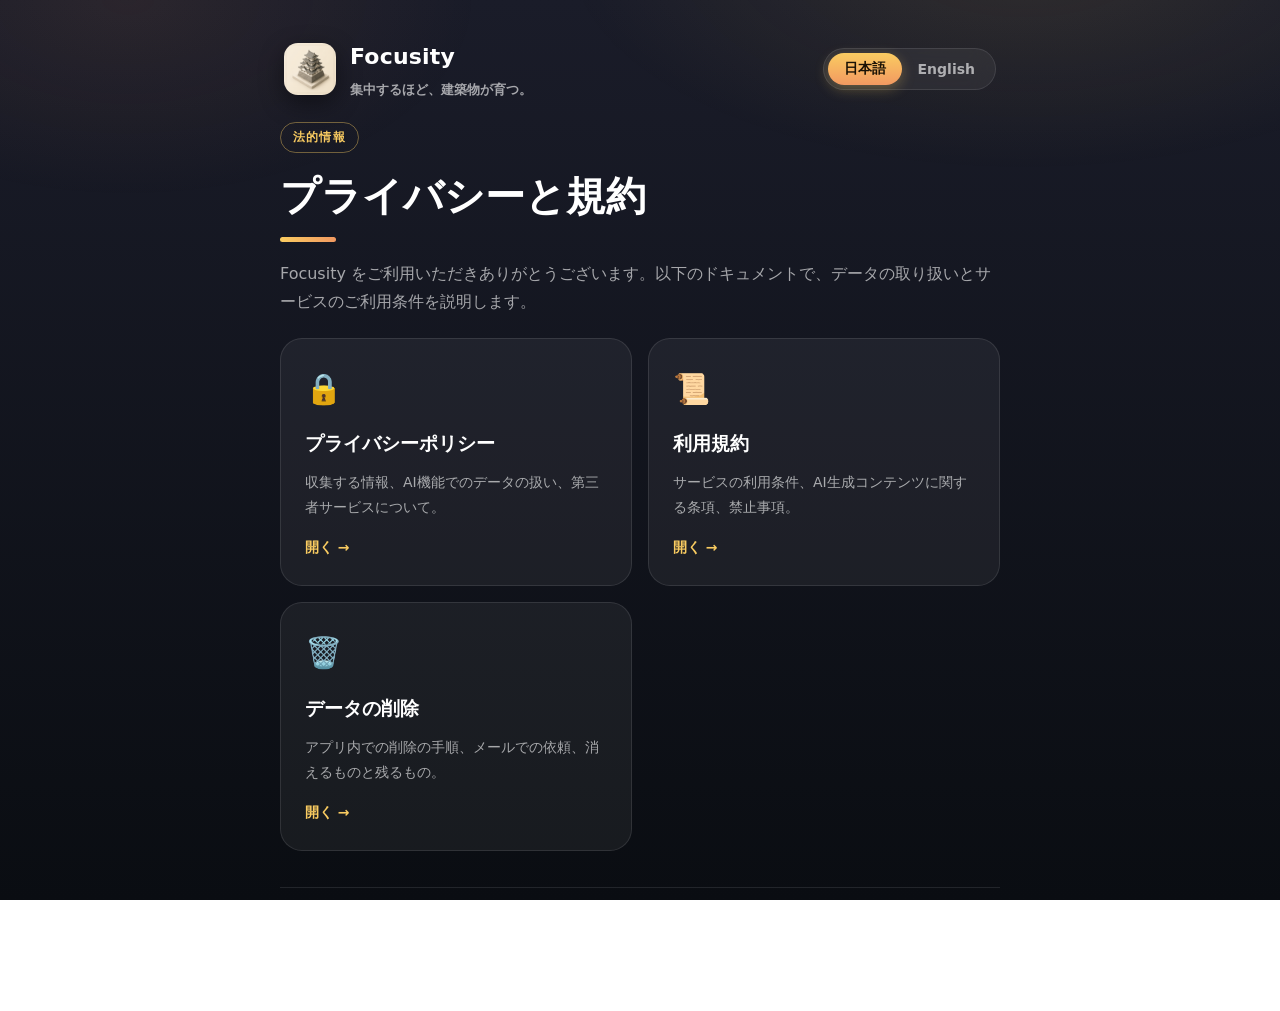
<file: index.html>
<!DOCTYPE html>
<html lang="ja">
<head>
  <meta charset="UTF-8" />
  <meta name="viewport" content="width=device-width, initial-scale=1.0" />
  <title>Focusity — Legal / 法的情報</title>
  <meta name="description" content="Focusity のプライバシーポリシーと利用規約 / Privacy Policy and Terms of Service for Focusity." />
  <link rel="icon" type="image/png" href="assets/icon.png?v=2" />
  <link rel="apple-touch-icon" href="assets/icon.png?v=2" />
  <link rel="stylesheet" href="assets/style.css" />
</head>
<body>
  <script>(function(){try{var l=localStorage.getItem('focusityLang')==='en'?'en':'ja';document.body.classList.add('lang-'+l);}catch(e){document.body.classList.add('lang-ja');}})();</script>

  <div class="wrap">
    <header class="site-header">
      <a class="brand" href="index.html">
        <img src="assets/icon.png?v=2" alt="Focusity" />
        <span>
          <span class="name">Focusity</span>
          <span class="sub"><span class="ja">集中するほど、建築物が育つ。</span><span class="en">Focus more, grow your buildings.</span></span>
        </span>
      </a>
      <div class="lang-toggle" role="group" aria-label="Language">
        <button data-lang="ja" type="button">日本語</button>
        <button data-lang="en" type="button">English</button>
      </div>
    </header>

    <span class="badge"><span class="ja">法的情報</span><span class="en">Legal</span></span>
    <h1 class="page-title">
      <span class="ja">プライバシーと規約</span><span class="en">Privacy &amp; Terms</span>
      <span class="accent-bar"></span>
    </h1>
    <p class="lead">
      <span class="ja">Focusity をご利用いただきありがとうございます。以下のドキュメントで、データの取り扱いとサービスのご利用条件を説明します。</span>
      <span class="en">Thank you for using Focusity. The documents below explain how we handle your data and the conditions for using the service.</span>
    </p>

    <div class="doc-grid">
      <a class="doc-link" href="privacy.html">
        <div class="doc-emoji">🔒</div>
        <h2><span class="ja">プライバシーポリシー</span><span class="en">Privacy Policy</span></h2>
        <p>
          <span class="ja">収集する情報、AI機能でのデータの扱い、第三者サービスについて。</span>
          <span class="en">What we collect, how data is used in AI features, and third-party services.</span>
        </p>
        <span class="go"><span class="ja">開く →</span><span class="en">Open →</span></span>
      </a>
      <a class="doc-link" href="terms.html">
        <div class="doc-emoji">📜</div>
        <h2><span class="ja">利用規約</span><span class="en">Terms of Service</span></h2>
        <p>
          <span class="ja">サービスの利用条件、AI生成コンテンツに関する条項、禁止事項。</span>
          <span class="en">Conditions of use, AI-generated content terms, and prohibited conduct.</span>
        </p>
        <span class="go"><span class="ja">開く →</span><span class="en">Open →</span></span>
      </a>
      <a class="doc-link" href="data-deletion.html">
        <div class="doc-emoji">🗑️</div>
        <h2><span class="ja">データの削除</span><span class="en">Data Deletion</span></h2>
        <p>
          <span class="ja">アプリ内での削除の手順、メールでの依頼、消えるものと残るもの。</span>
          <span class="en">How to delete in the App, how to ask by email, and what is deleted or kept.</span>
        </p>
        <span class="go"><span class="ja">開く →</span><span class="en">Open →</span></span>
      </a>
    </div>

    <footer class="site-footer">
      <span>© <span data-year>2026</span> Focusity</span>
      <span><a href="mailto:support@defactotech.app">support@defactotech.app</a></span>
    </footer>
  </div>

  <script src="assets/lang.js"></script>
</body>
</html>
</file>
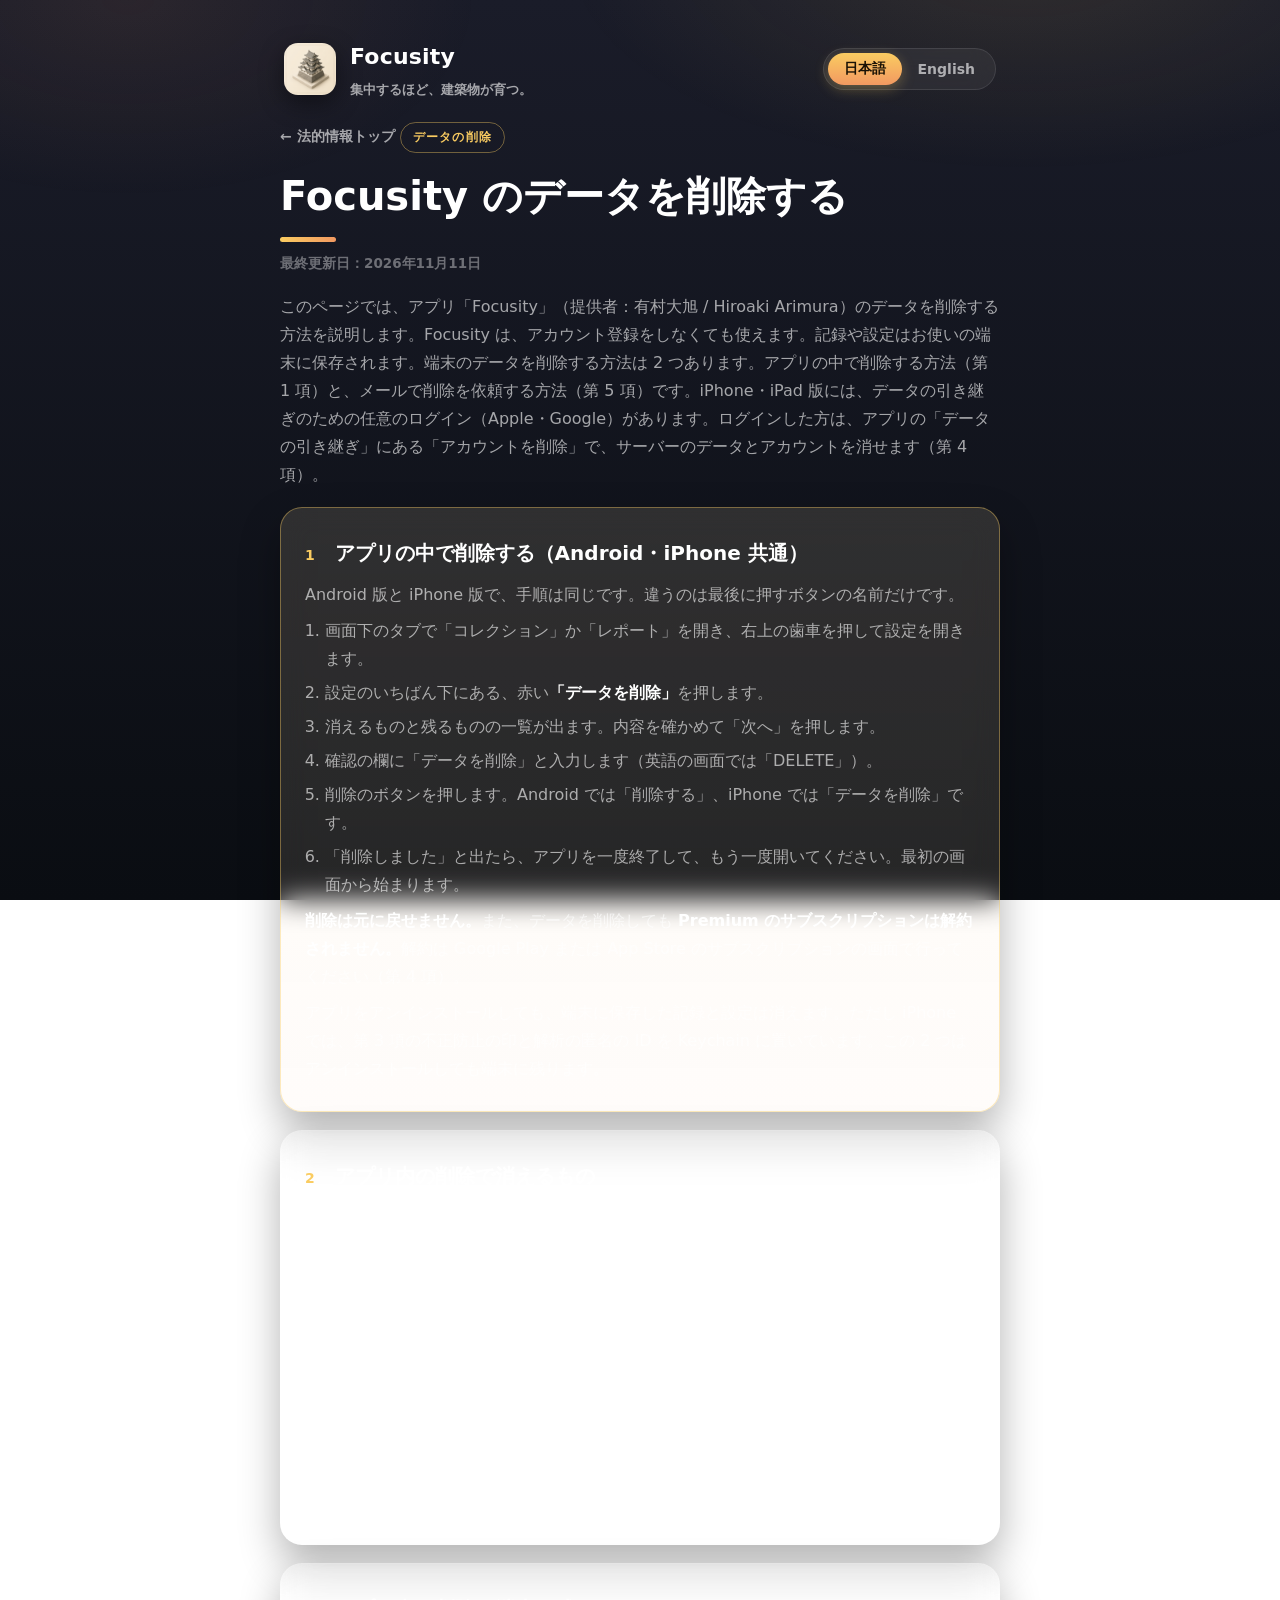
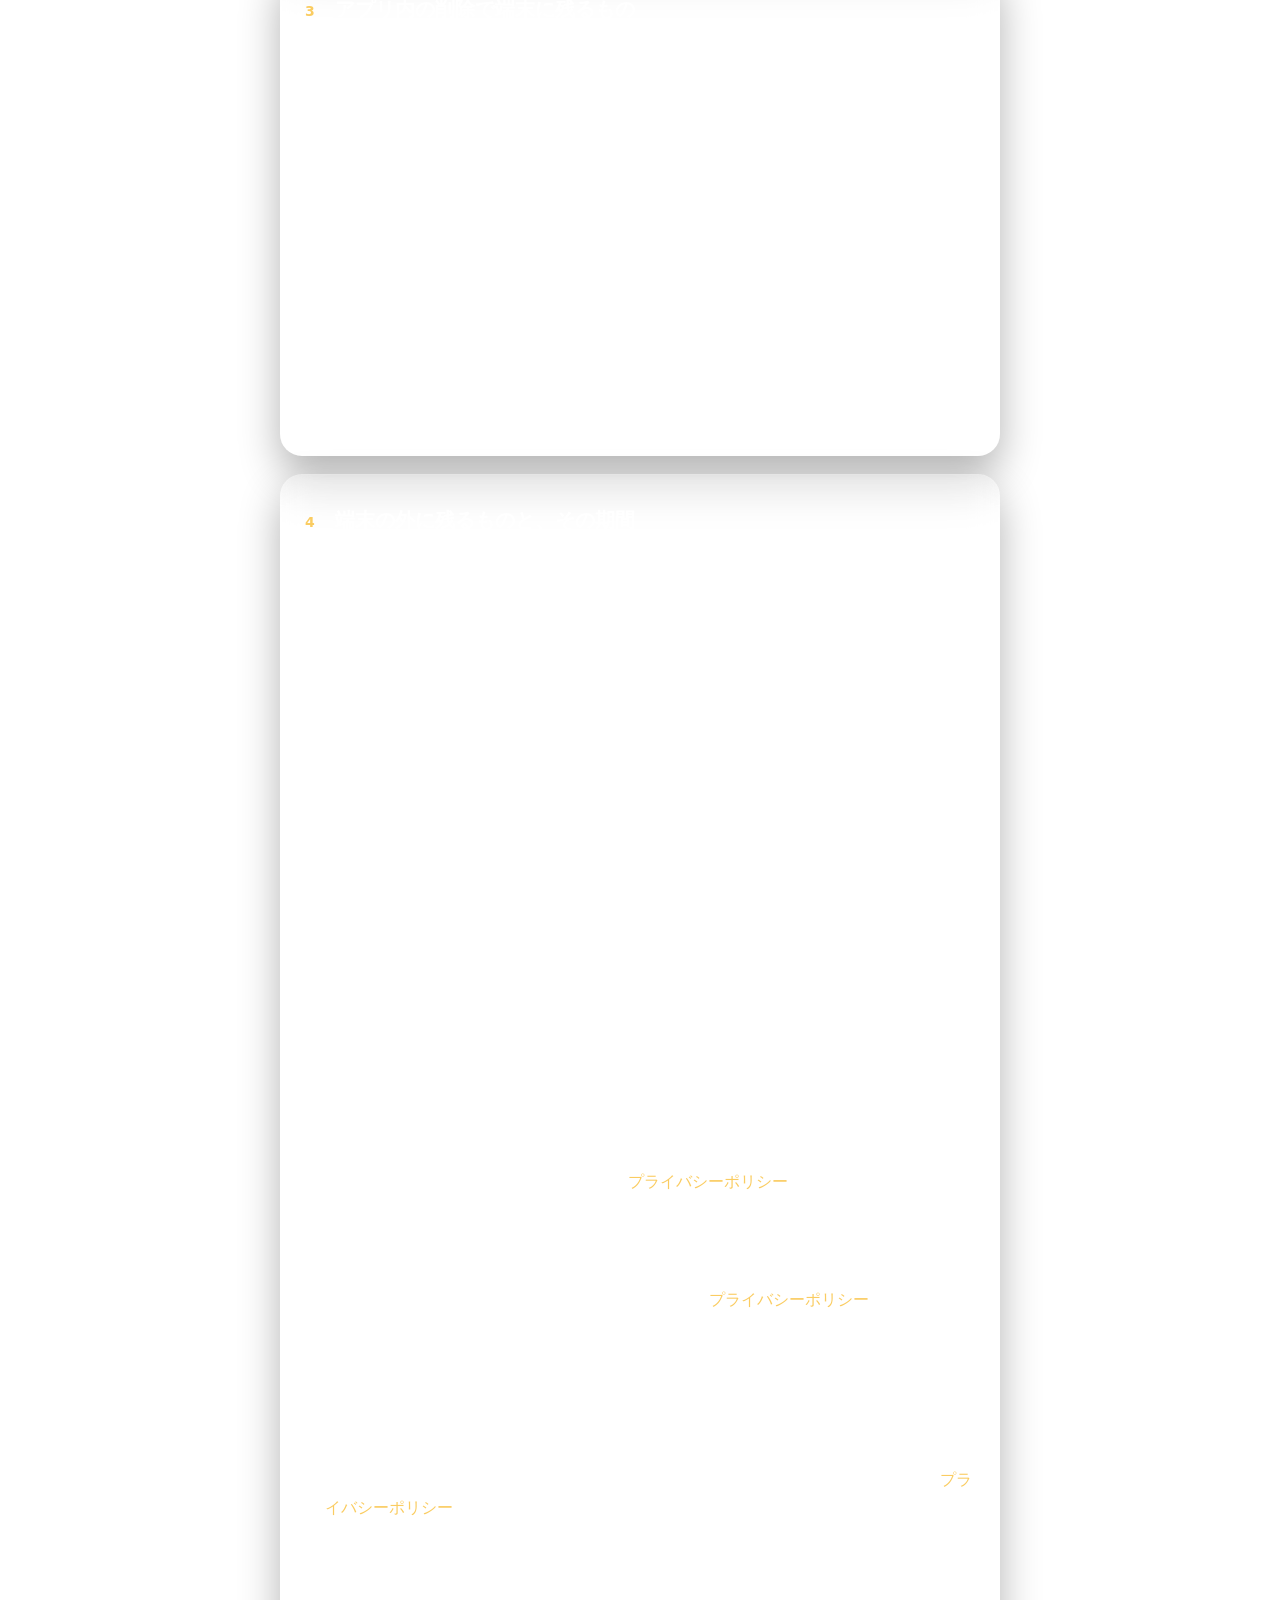
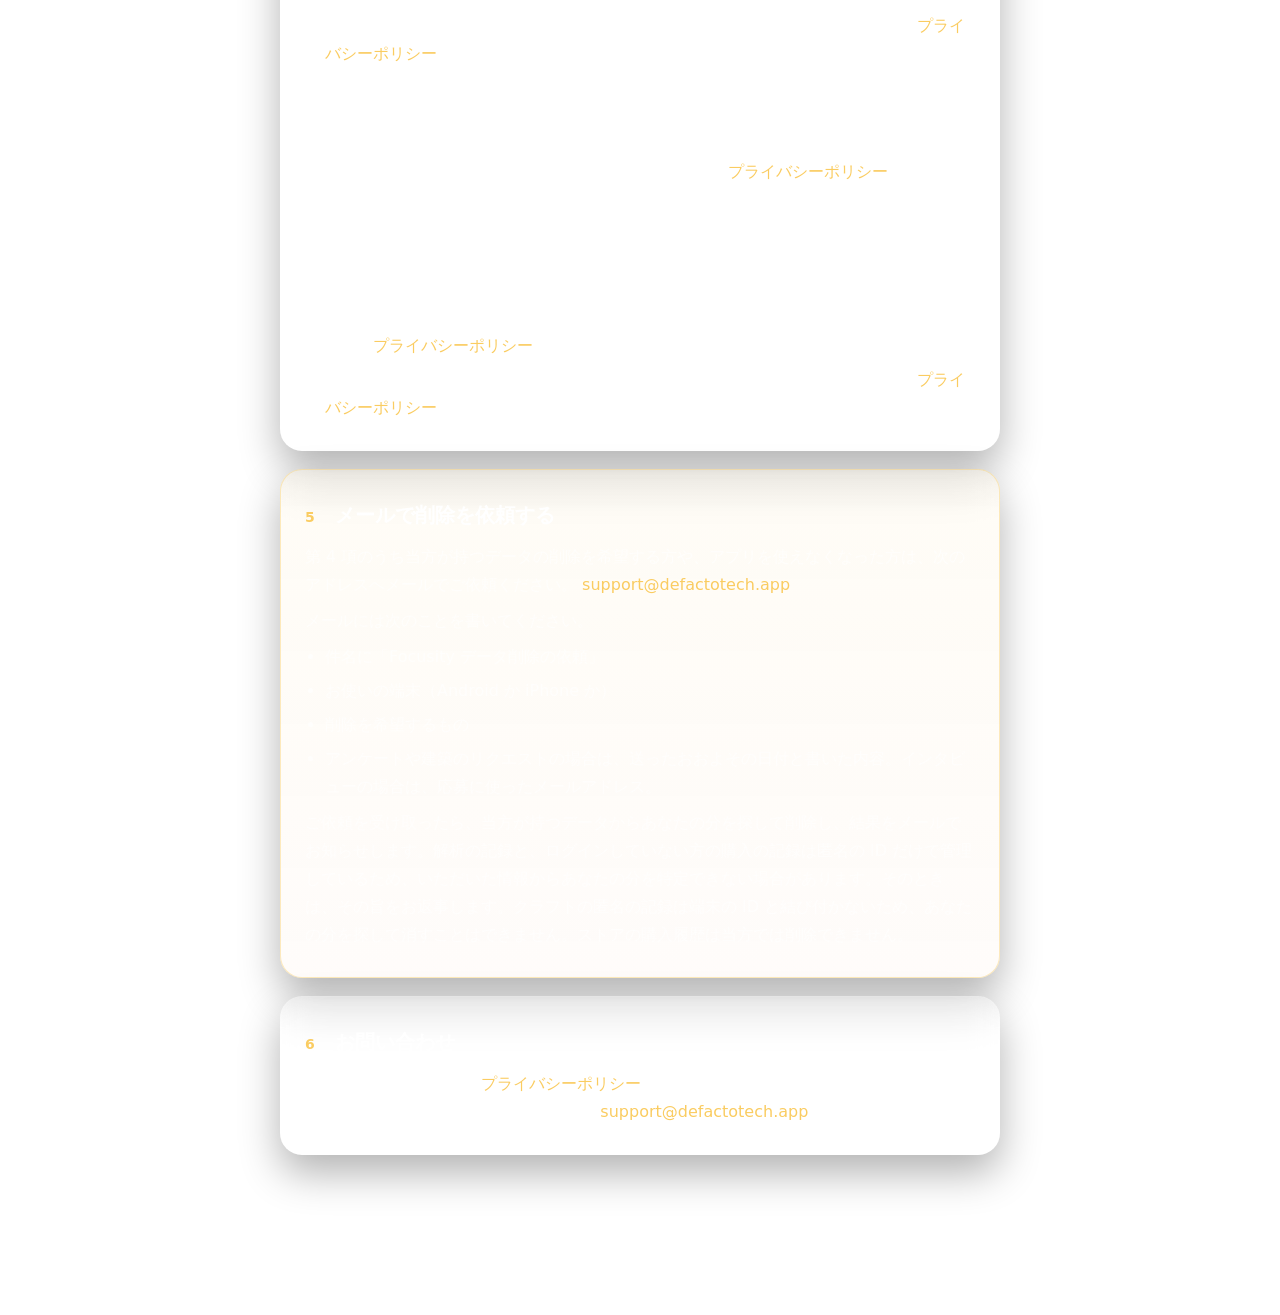
<file: data-deletion.html>
<!DOCTYPE html>
<html lang="ja">
<head>
  <meta charset="UTF-8" />
  <meta name="viewport" content="width=device-width, initial-scale=1.0" />
  <title>Focusity — データの削除 / Data Deletion</title>
  <meta name="description" content="Focusity のデータを削除する方法 / How to delete your Focusity data." />
  <link rel="icon" type="image/png" href="assets/icon.png?v=2" />
  <link rel="apple-touch-icon" href="assets/icon.png?v=2" />
  <link rel="stylesheet" href="assets/style.css" />
</head>
<body>
  <script>(function(){try{var l=localStorage.getItem('focusityLang')==='en'?'en':'ja';document.body.classList.add('lang-'+l);}catch(e){document.body.classList.add('lang-ja');}})();</script>

  <div class="wrap">
    <header class="site-header">
      <a class="brand" href="index.html">
        <img src="assets/icon.png?v=2" alt="Focusity" />
        <span>
          <span class="name">Focusity</span>
          <span class="sub"><span class="ja">集中するほど、建築物が育つ。</span><span class="en">Focus more, grow your buildings.</span></span>
        </span>
      </a>
      <div class="lang-toggle" role="group" aria-label="Language">
        <button data-lang="ja" type="button">日本語</button>
        <button data-lang="en" type="button">English</button>
      </div>
    </header>

    <a class="backlink" href="index.html">← <span class="ja">法的情報トップ</span><span class="en">Legal home</span></a>

    <span class="badge"><span class="ja">データの削除</span><span class="en">Data Deletion</span></span>
    <h1 class="page-title">
      <span class="ja">Focusity のデータを削除する</span><span class="en">Delete your Focusity data</span>
      <span class="accent-bar"></span>
    </h1>
    <p class="meta">
      <span class="ja">最終更新日：2026年11月11日</span>
      <span class="en">Last updated: November 11, 2026</span>
    </p>
    <p class="lead">
      <span class="ja">このページでは、アプリ「Focusity」（提供者：有村大旭 / Hiroaki Arimura）のデータを削除する方法を説明します。Focusity は、アカウント登録をしなくても使えます。記録や設定はお使いの端末に保存されます。端末のデータを削除する方法は 2 つあります。アプリの中で削除する方法（第 1 項）と、メールで削除を依頼する方法（第 5 項）です。iPhone・iPad 版には、データの引き継ぎのための任意のログイン（Apple・Google）があります。ログインした方は、アプリの「データの引き継ぎ」にある「アカウントを削除」で、サーバーのデータとアカウントを消せます（第 4 項）。</span>
      <span class="en">This page explains how to delete data from the app “Focusity” (provided by Hiroaki Arimura). You can use Focusity without creating an account; your records and settings are stored on your device. There are two ways to delete data on your device: inside the App (Section 1), or by asking us by email (Section 5). On iPhone and iPad, you can optionally sign in with Apple or Google to transfer your data. If you signed in, you can erase the data on our servers and your account with “Delete Account” in “Transfer Data” in the App (Section 4).</span>
    </p>

    <!-- 1. アプリ内で削除する -->
    <section class="card highlight" id="in-app">
      <h2><span class="num">1</span><span class="ja">アプリの中で削除する（Android・iPhone 共通）</span><span class="en">Delete inside the App (Android and iPhone)</span></h2>
      <p>
        <span class="ja">Android 版と iPhone 版で、手順は同じです。違うのは最後に押すボタンの名前だけです。</span>
        <span class="en">The steps are the same on Android and iPhone. Only the name of the final button differs.</span>
      </p>
      <ol>
        <li><span class="ja">画面下のタブで「コレクション」か「レポート」を開き、右上の歯車を押して設定を開きます。</span><span class="en">Open the “Collection” or “Report” tab at the bottom, then tap the gear at the top right to open Settings.</span></li>
        <li><span class="ja">設定のいちばん下にある、赤い<strong>「データを削除」</strong>を押します。</span><span class="en">Scroll to the bottom of Settings and tap the red <strong>“Delete my data”</strong>.</span></li>
        <li><span class="ja">消えるものと残るものの一覧が出ます。内容を確かめて「次へ」を押します。</span><span class="en">A list of what will be deleted and what stays appears. Check it and tap “Next”.</span></li>
        <li><span class="ja">確認の欄に「データを削除」と入力します（英語の画面では「DELETE」）。</span><span class="en">Type “DELETE” in the confirmation field (on a Japanese screen, type “データを削除”).</span></li>
        <li><span class="ja">削除のボタンを押します。Android では「削除する」、iPhone では「データを削除」です。</span><span class="en">Tap the delete button: “Delete” on Android, or “Delete my data” on iPhone.</span></li>
        <li><span class="ja">「削除しました」と出たら、アプリを一度終了して、もう一度開いてください。最初の画面から始まります。</span><span class="en">When the completion screen appears, close the App and open it again. It starts from the first screen.</span></li>
      </ol>
      <p>
        <span class="ja"><strong>削除は元に戻せません。</strong>また、データを削除しても <strong>Premium のサブスクリプションは解約されません。</strong>解約は Google Play または App Store のサブスクリプションの画面で行ってください（第 4 項）。</span>
        <span class="en"><strong>Deletion cannot be undone.</strong> Deleting your data <strong>does not cancel a Premium subscription.</strong> To cancel, use the subscriptions screen in Google Play or the App Store (Section 4).</span>
      </p>
      <p>
        <span class="ja">アプリをアンインストールしても、端末に保存した記録と設定は消えます。ただし iPhone では、第 3 項の不正防止の印と解析の匿名の ID を Keychain に置いています。この 2 つはアンインストールしても端末に残ります。</span>
        <span class="en">Uninstalling the App also removes the records and settings saved on your device. On iPhone, however, the anti-abuse marks in Section 3 and the anonymous analytics ID are kept in the Keychain, and they stay on the device even after uninstalling.</span>
      </p>
    </section>

    <!-- 2. 削除されるもの -->
    <section class="card" id="deleted">
      <h2><span class="num">2</span><span class="ja">アプリ内の削除で消えるもの</span><span class="en">What the in-app deletion removes</span></h2>
      <ul>
        <li><span class="ja">集中の記録</span><span class="en">Your focus history</span></li>
        <li><span class="ja">建てた建築とコレクション</span><span class="en">The buildings you built and your collection</span></li>
        <li><span class="ja">クラフトで作った作品の画像</span><span class="en">The images of works you made in Craft</span></li>
        <li><span class="ja">設定（スマホ制限で選んだアプリの一覧を含む）。予約済みの通知も取り消します。</span><span class="en">Your settings (including the list of apps you chose to block). Scheduled notifications are also cancelled.</span></li>
        <li><span class="ja">アンケートの回答など、端末に保存したそのほかの記録</span><span class="en">Other records saved on your device, such as your survey answers</span></li>
      </ul>
      <p>
        <span class="ja">あわせて、端末内の解析のデータを初期化し、解析に使う匿名の ID と購入の管理（RevenueCat）に使う匿名の ID を作り直します。削除したあとのご利用は、削除する前の記録と結び付きません。ただし、データの引き継ぎでログインしている方は、購入の管理にログインのユーザー ID を使い続けます。購入の記録は、削除のあとも同じユーザー ID に付きます。</span>
        <span class="en">We also reset the analytics data stored on your device and create new anonymous IDs for analytics and for purchase management (RevenueCat). Your use of the App after deletion is not linked to your records from before. If you are signed in for data transfer, however, purchase management keeps using your sign-in user ID, so your purchase records stay under the same user ID after deletion.</span>
      </p>
    </section>

    <!-- 3. 端末に残るもの -->
    <section class="card" id="kept-on-device">
      <h2><span class="num">3</span><span class="ja">アプリ内の削除で端末に残るもの</span><span class="en">What stays on your device</span></h2>
      <ul>
        <li><span class="ja"><strong>購入したクラフトチケット。</strong>お金を払ったチケットは、ストアの「購入を復元」では戻らないため残します。購入ぶんが混ざっている可能性があり、購入ぶんと見分けられない古い残高も残します。贈られたチケット（初回特典・お詫び・月ごとの配布など）は消えます。</span><span class="en"><strong>Craft tickets you bought.</strong> Paid tickets cannot be brought back with “Restore purchases”, so we keep them. Older balances that may include purchased tickets, and that we cannot tell apart, are also kept. Gifted tickets (welcome gift, apology tickets, monthly tickets, etc.) are deleted.</span></li>
        <li><span class="ja"><strong>不正防止の印。</strong>初めてアプリを開いた日、期間限定の値引きの時計、贈り物を配り終えた印、機能の試験の割り当てです。削除と再開を繰り返して特典を何度も受け取れないようにするためのもので、あなた個人を表す情報は含みません。</span><span class="en"><strong>Anti-abuse marks.</strong> The date you first opened the App, the timer for limited-time offers, marks showing that gifts were already given, and feature-test assignments. They prevent gifts from being claimed again by deleting and starting over, and contain no information about you personally.</span></li>
        <li><span class="ja"><strong>（Android のみ）Premium の加入状態の写し。</strong>削除の直後に Premium の方が無料の表示に戻らないようにするためのものです。</span><span class="en"><strong>(Android only) A cached copy of your Premium status,</strong> so that Premium users are not shown as free right after deletion.</span></li>
        <li><span class="ja"><strong>配信された公開データの保存。</strong>建築の画像、ダウンロードした環境音、作り直せるキャッシュです。だれの端末でも同じ内容で、あなたの記録は含みません。</span><span class="en"><strong>Downloaded public content:</strong> building images, downloaded ambient sounds, and caches that can be rebuilt. They are the same for every user and contain none of your records.</span></li>
      </ul>
      <p>
        <span class="ja">Premium と買い切りの購入は、Google Play または App Store のアカウントに付いています。削除のあと、アプリの「購入を復元」で戻せます。</span>
        <span class="en">Premium and one-time purchases belong to your Google Play or App Store account. After deletion, you can get them back with “Restore purchases” in the App.</span>
      </p>
    </section>

    <!-- 4. サーバーと他社に残るもの -->
    <section class="card" id="kept-elsewhere">
      <h2><span class="num">4</span><span class="ja">端末の外に残るものと、その期間</span><span class="en">Data kept outside your device, and for how long</span></h2>
      <p>
        <span class="ja">アプリ内の削除では、端末の外にあるデータは消えません。次のものが残ります。どれも氏名やメールアドレスとは結び付けていません（インタビューへの応募、メールアドレスを書いたお問い合わせ、データの引き継ぎのアカウントを除く）。</span>
        <span class="en">The in-app deletion does not remove data held outside your device. The following remains. None of it is linked to your name or email address (except interview sign-ups, contact messages where you entered an email address, and accounts for data transfer).</span>
      </p>
      <ul>
        <li><span class="ja"><strong>ストアの購入履歴。</strong>Google Play と App Store が持っています。当方やアプリからは消せません。サブスクリプションの解約は、Google Play の「お支払いと定期購入」、または iPhone の「設定 &gt; Apple アカウント &gt; サブスクリプション」で行ってください。</span><span class="en"><strong>Store purchase history.</strong> Held by Google Play and the App Store; neither we nor the App can delete it. Cancel a subscription in Google Play under “Payments &amp; subscriptions”, or on iPhone under “Settings &gt; Apple Account &gt; Subscriptions”.</span></li>
        <li><span class="ja"><strong>購入の記録（RevenueCat）。</strong>匿名の ID で管理している購入の状態と履歴です。データの引き継ぎでログインした方の分は、ログインのユーザー ID で管理しています。保持の期間は RevenueCat のポリシーに従います。当方は、購入の集計のために写しを受け取っています。中身は、この ID・Google アナリティクスの app instance ID・商品・日時・金額です。この写しには、現在、自動で消す期限を設けていません。</span><span class="en"><strong>Purchase records (RevenueCat).</strong> Purchase status and history managed under an anonymous ID, or under your sign-in user ID if you signed in for data transfer. Retention follows RevenueCat’s policy. The copy we receive to count purchases (this ID, Google Analytics app instance ID, product, date and time, price) currently has no automatic deletion period.</span></li>
        <li><span class="ja"><strong>利用の解析（Google アナリティクス / Firebase）。</strong>削除する前に送った操作の記録は、匿名の ID に付いたまま残ります。保持の期間は Google のポリシーに従います。</span><span class="en"><strong>Usage analytics (Google Analytics / Firebase).</strong> Events sent before deletion remain under the old anonymous ID. Retention follows Google’s policy.</span></li>
        <li><span class="ja"><strong>インストール計測（Meta）。</strong>インストール・起動・Premium の購入（金額と通貨）などの情報です。EEA・英国・スイスでは、同意した方の分だけを送っています。保持の期間は Meta のポリシーに従います。送信は、アプリの「設定 &gt; 広告の効果測定」から止められます（同意を求める地域の場合）。</span><span class="en"><strong>Install attribution (Meta).</strong> Information such as installs, app opens, and Premium purchases (amount and currency). In the EEA, the UK, and Switzerland, we send it only for users who consented. Retention follows Meta’s policy. You can stop sending it from “Settings &gt; Ad measurement” in the App (in regions where we ask for consent).</span></li>
        <li><span class="ja"><strong>AI 生成で Google へ送った内容。</strong>クラフトで入力したテーマと選んだスタイルです。Google は安全のため、限られた期間ログとして保持する場合があります。当方の中継サーバーに置いた依頼と画像は、<!-- CRAFT_RETENTION_JA -->生成の依頼から 3 日（72 時間）で自動で消します<!-- /CRAFT_RETENTION_JA -->。処理の管理に使う Cloudflare Workflows には、テーマ・スタイル・設計書が残ることがあります。残る期間は最長で 30 日ほどです（<a href="privacy.html">プライバシーポリシー</a>第 6 項）。</span><span class="en"><strong>What was sent to Google for AI generation:</strong> the theme you typed and the style you chose in Craft. Google may keep it as logs for a limited period for safety. Requests and images on our relay server are <!-- CRAFT_RETENTION_EN -->deleted automatically 3 days (72 hours) after the generation request<!-- /CRAFT_RETENTION_EN -->. Cloudflare Workflows, which we use to manage the processing, may keep the theme, the style, and a brief (text instructions) for up to about 30 days (<a href="privacy.html">Privacy Policy</a>, Section 6).</span></li>
        <li><span class="ja"><strong>クラフトの品質の改善のための匿名の記録。</strong>生成が終わったとき、テーマの文字・画風・設計書・完成した画像などを 1 回だけ残します。端末や利用者の ID は付けていません。記録は、作ってから 365 日（1 年）で自動で消えます。端末の ID と結び付かないため、当方は、あなたの分を探して消すことができません（<a href="privacy.html">プライバシーポリシー</a>第 6 項）。</span><span class="en"><strong>Anonymous records for improving Craft quality.</strong> When a generation ends, we keep one record with the theme text, style, brief, finished image, and similar details, without any device or user ID. Records are deleted automatically 365 days (1 year) after they are created. Because they are not linked to your device ID, we cannot find and delete your records (<a href="privacy.html">Privacy Policy</a>, Section 6).</span></li>
        <li><span class="ja"><strong>「みんなで集中」の在室の情報。</strong>集中している間だけ、その集中かぎりの使い捨ての ID と、建築の名前・段・集中した時間などを送ります。最後の通信から 90 秒で一覧から外れ、遅くとも 7 分ほどでサーバーから消えます。</span><span class="en"><strong>“Focus together” presence.</strong> Only while you are focusing, we send a one-time ID used for that session only, plus the building name, stage, and focused time. It drops off the list 90 seconds after your last update and is erased from the server within about 7 minutes.</span></li>
        <li><span class="ja"><strong>アンケートと「建ててほしい建築」の送信。</strong>アプリから送った場合だけ、回答と送った時点の利用状況（集中の回数など）を Cloudflare D1 に保存しています。Google アナリティクスの app instance ID も一緒に保存します。ご依頼をいただくまで保持します（<a href="privacy.html">プライバシーポリシー</a>第 13 項）。</span><span class="en"><strong>In-app surveys and building requests.</strong> Only if you sent them from the App, your answers and your usage at that time (such as the number of focus sessions) are stored in Cloudflare D1, together with your Google Analytics app instance ID. We keep them until you ask us to delete them (<a href="privacy.html">Privacy Policy</a>, Section 13).</span></li>
        <li><span class="ja"><strong>アプリ内のお問い合わせ。</strong>設定の「お問い合わせ」から送った場合だけ、本文・書いたメールアドレス・機種やバージョンなどを Cloudflare D1 に保存しています。Google アナリティクスの app instance ID も一緒に保存します。届いたことを知らせる当方へのメール（Resend 経由）にも同じ内容が載ります。ご依頼をいただくまで保持します（<a href="privacy.html">プライバシーポリシー</a>第 13 項）。</span><span class="en"><strong>In-app contact messages.</strong> Only if you sent one from “Contact Us” in Settings, your message, the email address you entered, and details such as your device model and versions are stored in Cloudflare D1, together with your Google Analytics app instance ID. The email that notifies us (sent through Resend) includes the same information. We keep them until you ask us to delete them (<a href="privacy.html">Privacy Policy</a>, Section 13).</span></li>
        <li><span class="ja"><strong>クラッシュの記録（Firebase Crashlytics）。</strong>アプリが落ちたときに送った、落ちた箇所・機種・OS とアプリのバージョンなどの診断の情報です。解析の匿名の ID やログインのユーザー ID は付けていません。そのため、当方はあなたの分を探して消すことができません。保持の期間は Google のポリシーに従います（<a href="privacy.html">プライバシーポリシー</a>第 4 項）。</span><span class="en"><strong>Crash reports (Firebase Crashlytics).</strong> Diagnostic information sent when the App crashed, such as where it crashed, the device model, and the OS and App versions. We do not attach the anonymous analytics ID or your sign-in user ID, so we cannot find and delete your reports. Retention follows Google’s policy (<a href="privacy.html">Privacy Policy</a>, Section 4).</span></li>
        <li><span class="ja"><strong>データの引き継ぎ（iPhone・iPad 版でログインした方）。</strong>集中の記録・設定・クラフトの画像を Cloudflare D1 と R2 に保存しています。ログインのアカウントは Firebase Authentication にあります。アプリ内の「データを削除」では消えません。アプリの「データの引き継ぎ」にある「アカウントを削除」で、サーバーのデータと Firebase のアカウントを消せます。Apple でログインしていた場合は、Apple のトークンも無効にします（<a href="privacy.html">プライバシーポリシー</a>第 14 項）。</span><span class="en"><strong>Data transfer (if you signed in on iPhone or iPad).</strong> Your focus records, settings, and Craft images are stored in Cloudflare D1 and R2, and your sign-in account is in Firebase Authentication. “Delete my data” in the App does not remove them. Use “Delete Account” in “Transfer Data” in the App to erase the data on our servers and your Firebase account. If you signed in with Apple, we also revoke your Apple token (<a href="privacy.html">Privacy Policy</a>, Section 14).</span></li>
        <li><span class="ja"><strong>インタビューへの応募。</strong>メールアドレスは、謝礼をお渡ししたあとに削除します（<a href="privacy.html">プライバシーポリシー</a>第 13 項）。</span><span class="en"><strong>Interview sign-ups.</strong> We delete your email address once the thank-you gift has been sent (<a href="privacy.html">Privacy Policy</a>, Section 13).</span></li>
      </ul>
    </section>

    <!-- 5. メールで依頼する -->
    <section class="card highlight" id="request">
      <h2><span class="num">5</span><span class="ja">メールで削除を依頼する</span><span class="en">Ask us by email</span></h2>
      <p>
        <span class="ja">第 4 項のうち当方が持つデータの削除を希望する方や、アプリを使えなくなった方は、次のアドレスへメールでご依頼ください。</span>
        <span class="en">To ask us to delete data we hold from Section 4, or if you can no longer use the App, email us at:</span>
        <a href="mailto:support@defactotech.app">support@defactotech.app</a>
      </p>
      <p><span class="ja">メールには次のことを書いてください。</span><span class="en">Please include:</span></p>
      <ul>
        <li><span class="ja">件名に「Focusity データ削除の依頼」</span><span class="en">“Focusity data deletion request” in the subject</span></li>
        <li><span class="ja">お使いの端末（Android か iPhone か）</span><span class="en">Your device (Android or iPhone)</span></li>
        <li><span class="ja">削除を希望するもの</span><span class="en">What you want deleted</span></li>
        <li><span class="ja">アンケートや建築のリクエストの場合は、送ったおおよその日付と書いた内容。インタビューの場合は、応募に使ったメールアドレス。</span><span class="en">For surveys or building requests, the approximate date you sent them and what you wrote. For interviews, the email address you used to sign up.</span></li>
      </ul>
      <p>
        <span class="ja">ご依頼を受け取ったら、当方が持つデータからあなたの分を探して削除し、結果をメールでお知らせします。解析の記録と、ログインしていない方の購入の記録は匿名の ID だけで管理しているため、いただいた情報からあなたの分を特定できない場合があります。そのときは、その旨をお返事します。クラフトの匿名の記録は端末の ID と結び付かないため、あなたの分を探して消すことはできません。ストアの購入履歴は当方では削除できません。</span>
        <span class="en">When we receive your request, we will look for your data among the data we hold, delete it, and reply by email with the result. Analytics records, and purchase records of users who are not signed in, are managed only by anonymous IDs, so we may not be able to identify your data from the information you give us; if so, we will tell you. Anonymous Craft records are not linked to your device ID, so we cannot find and delete your share of them. We cannot delete store purchase histories.</span>
      </p>
    </section>

    <!-- 6. お問い合わせ -->
    <section class="card">
      <h2><span class="num">6</span><span class="ja">お問い合わせ</span><span class="en">Contact</span></h2>
      <p>
        <span class="ja">データの取り扱い全体は<a href="privacy.html">プライバシーポリシー</a>をご覧ください。ご質問は、Focusity の提供者 有村大旭（Hiroaki Arimura）まで：</span>
        <span class="en">For how we handle data in general, see the <a href="privacy.html">Privacy Policy</a>. For questions, contact the provider of Focusity, Hiroaki Arimura:</span>
        <a href="mailto:support@defactotech.app">support@defactotech.app</a>
      </p>
    </section>

    <footer class="site-footer">
      <span>© <span data-year>2026</span> Focusity</span>
      <span><a href="privacy.html"><span class="ja">プライバシーポリシー</span><span class="en">Privacy Policy</span></a></span>
    </footer>
  </div>

  <script src="assets/lang.js"></script>
</body>
</html>
</file>
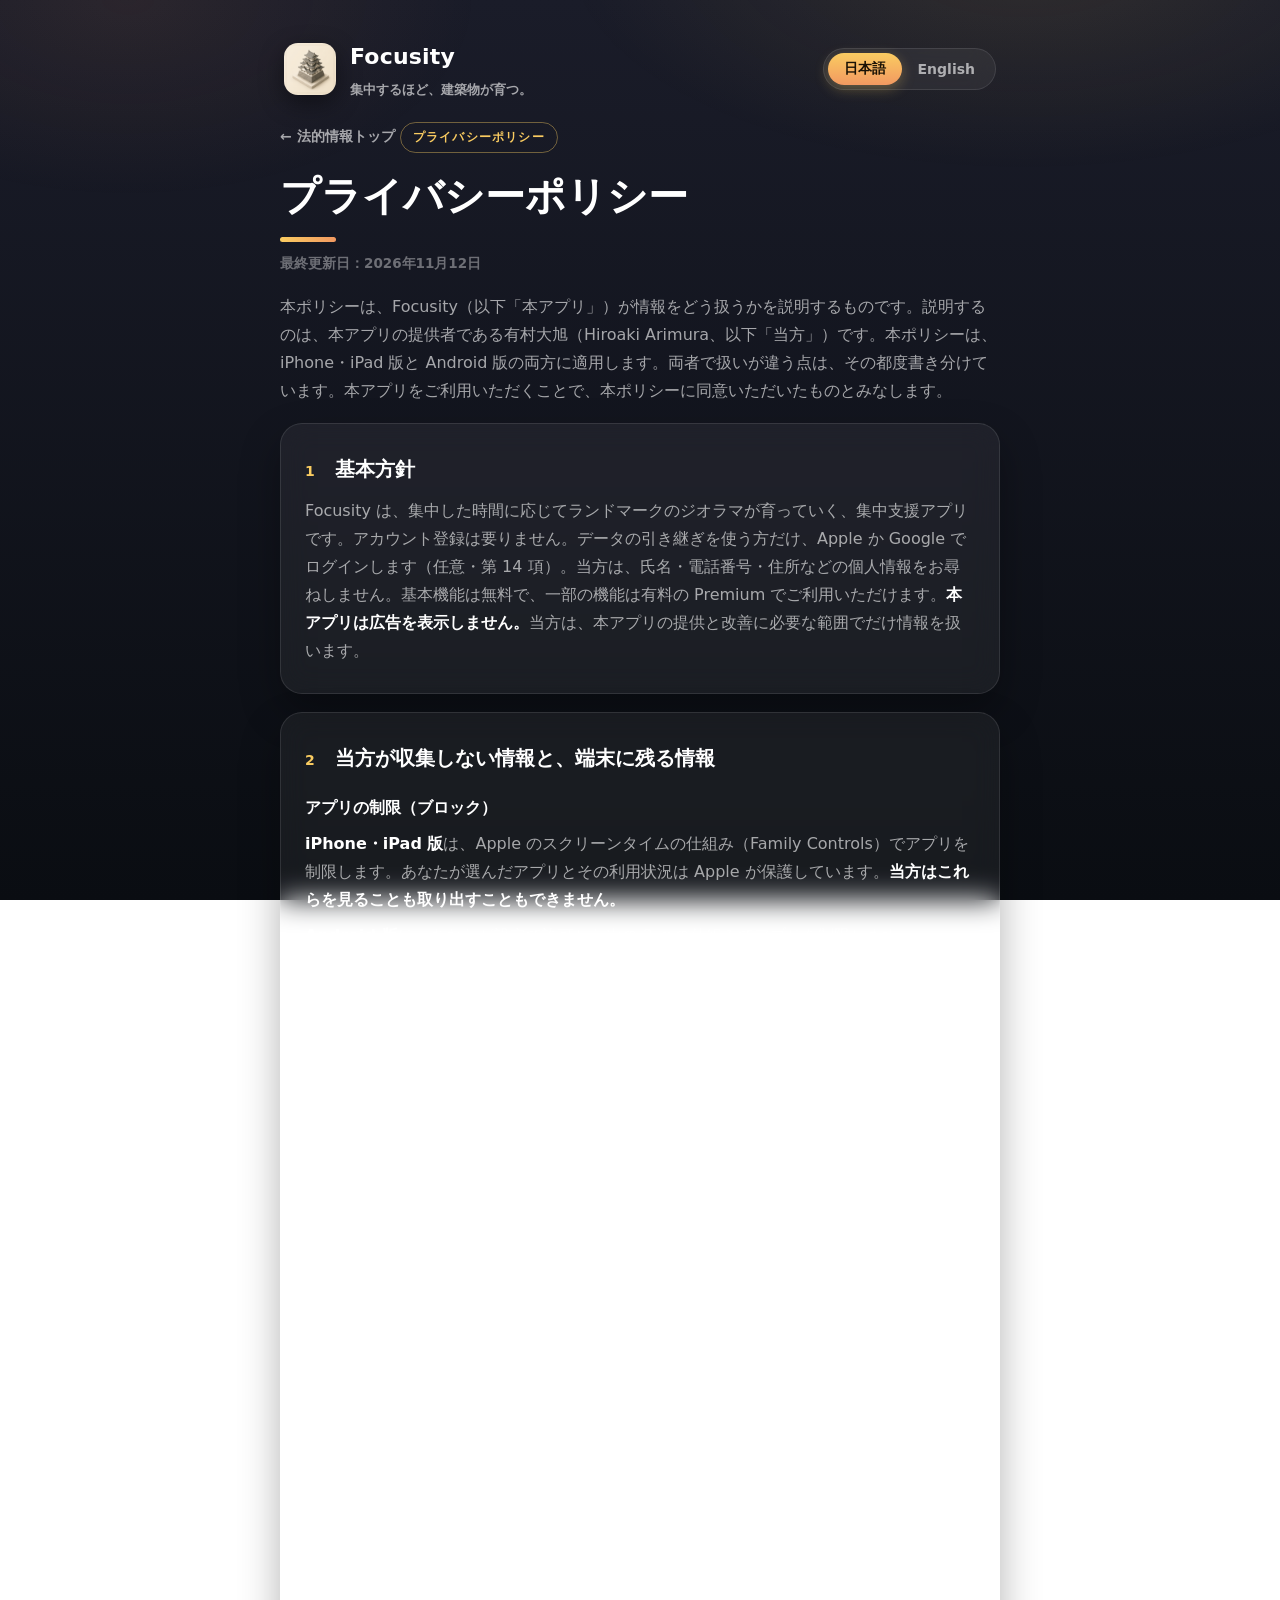
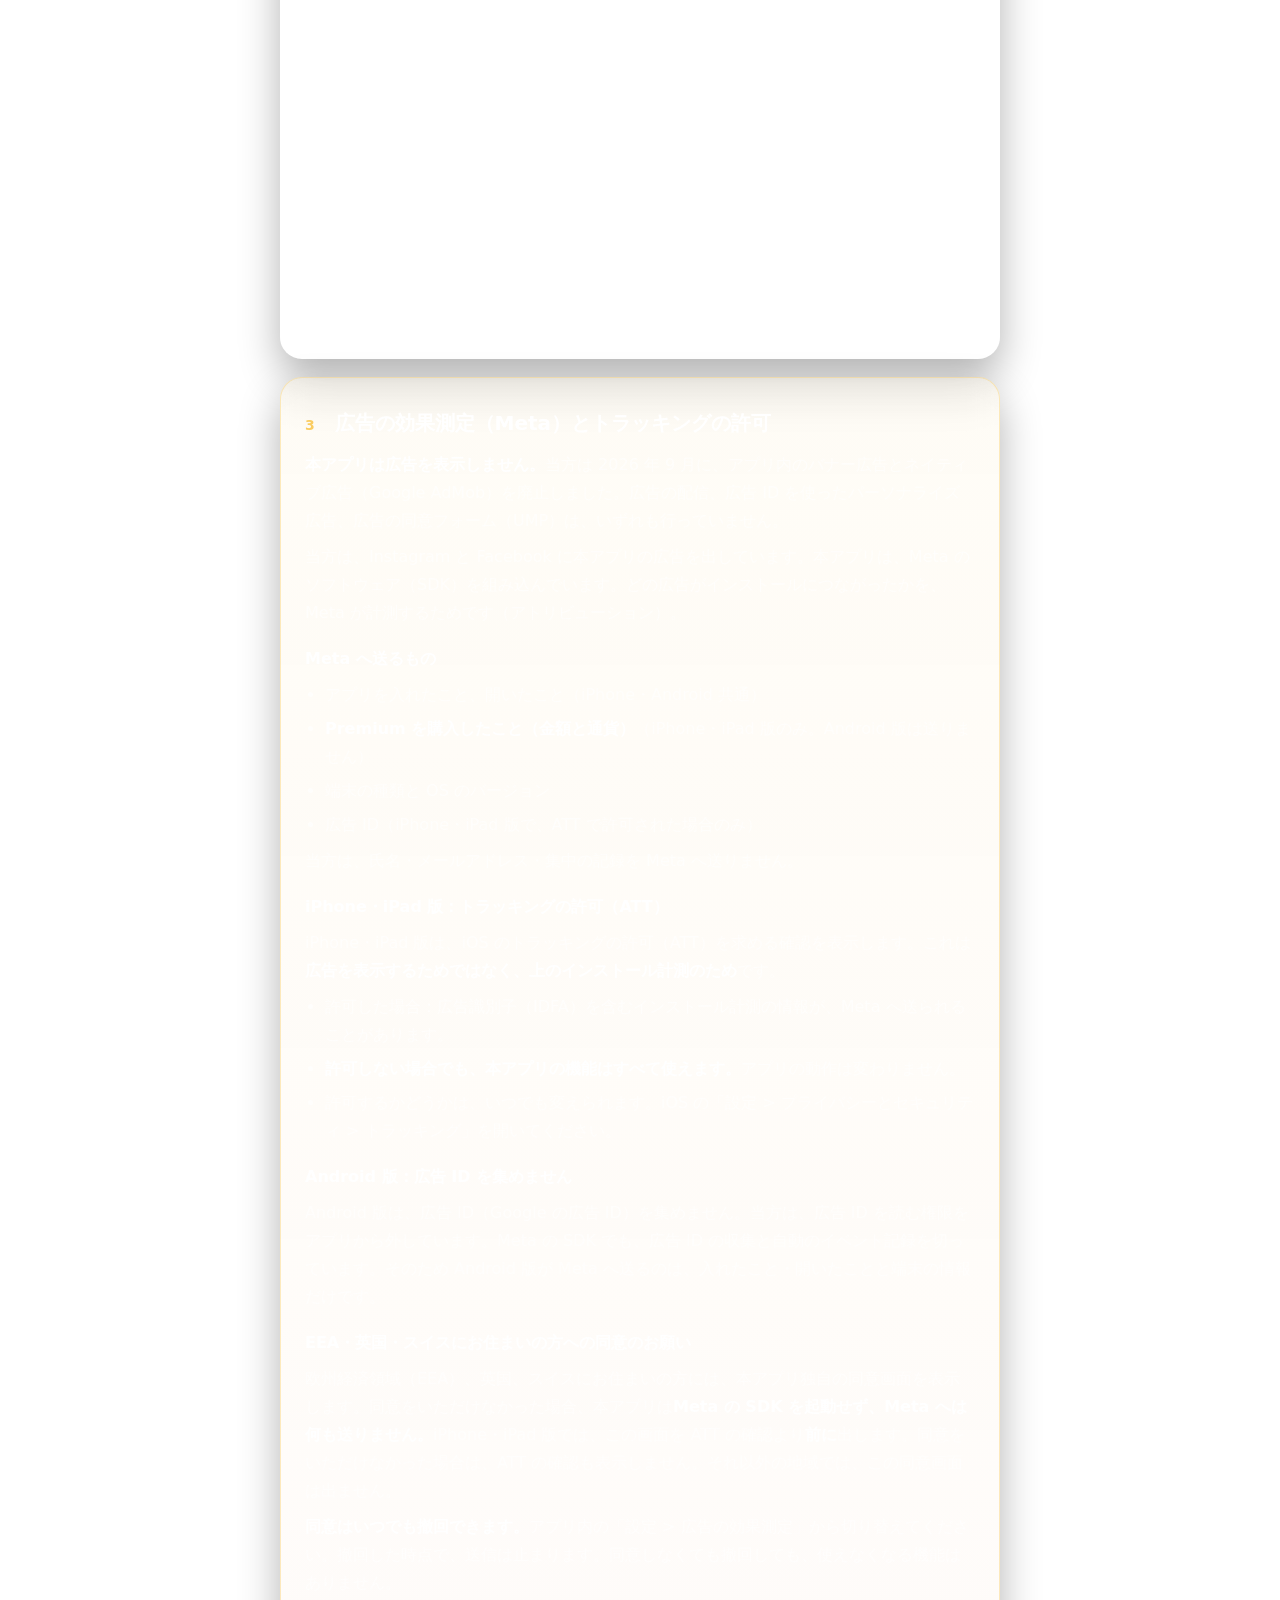
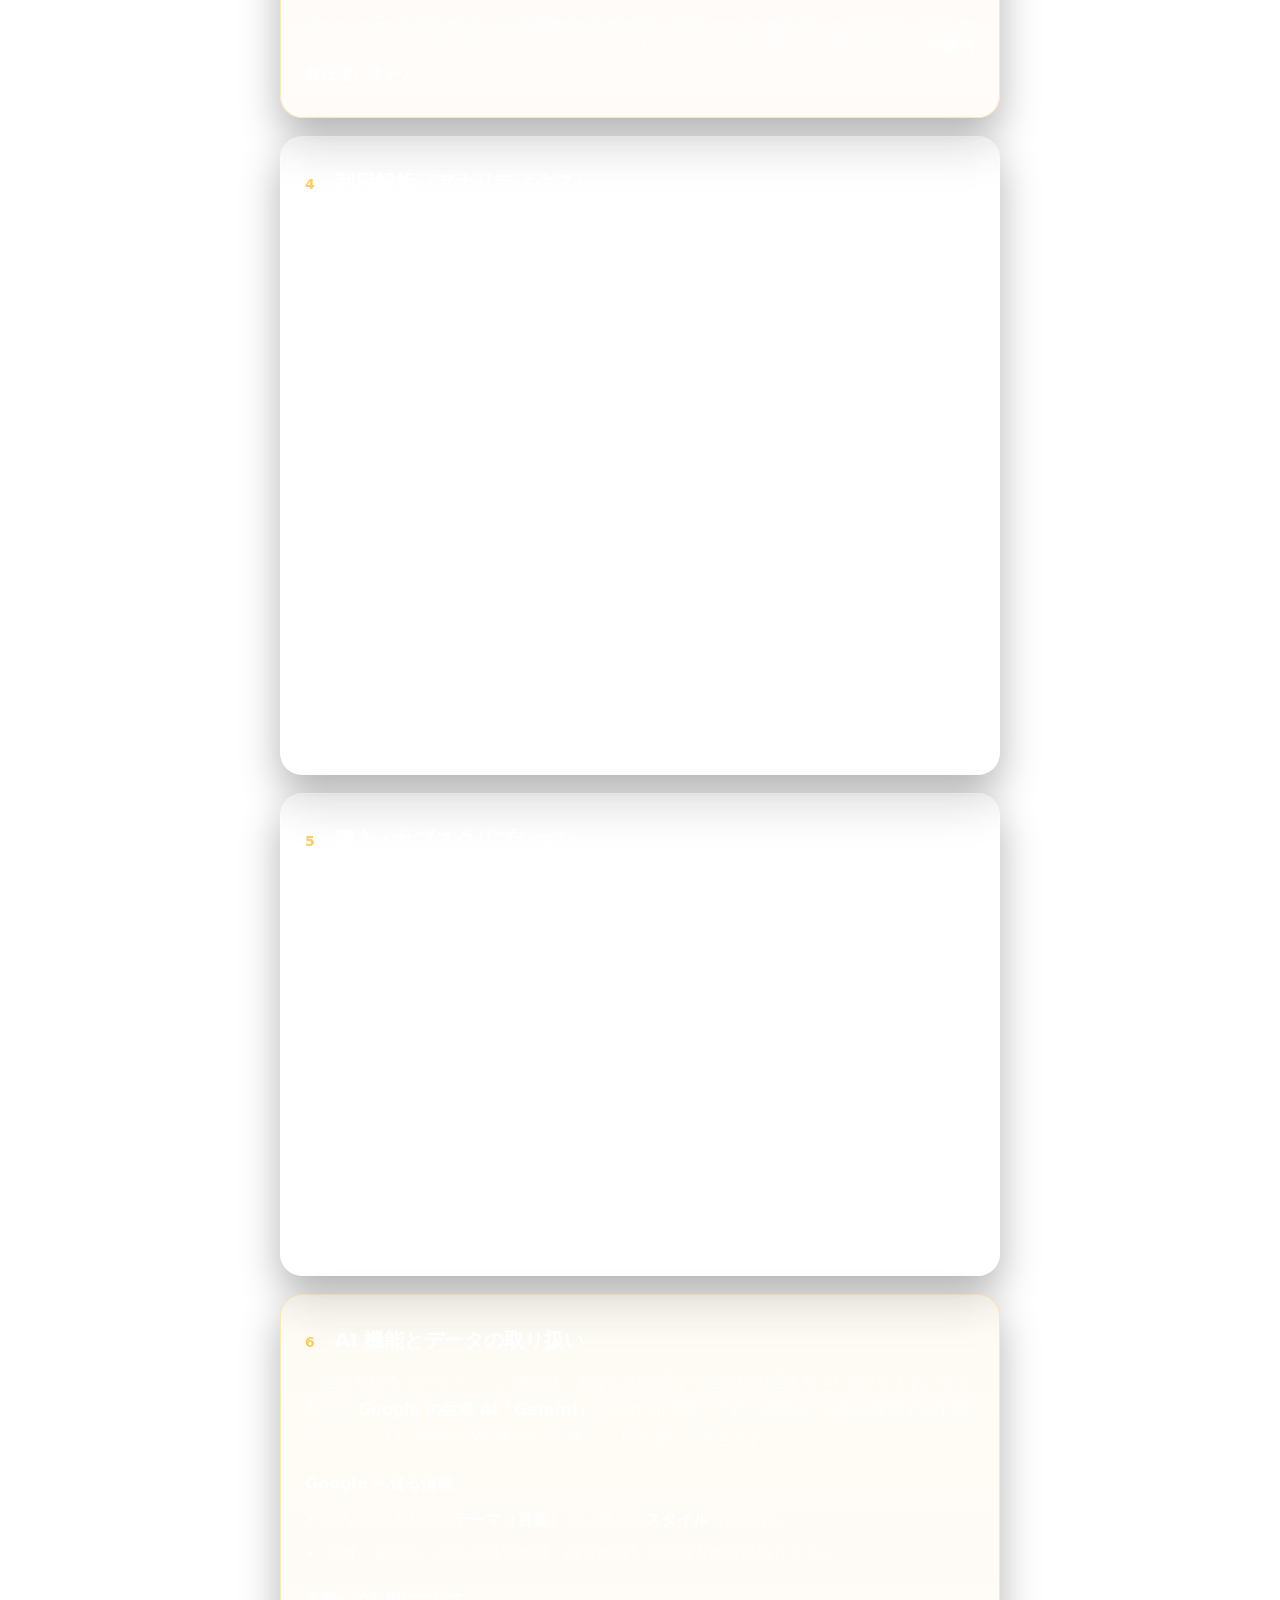
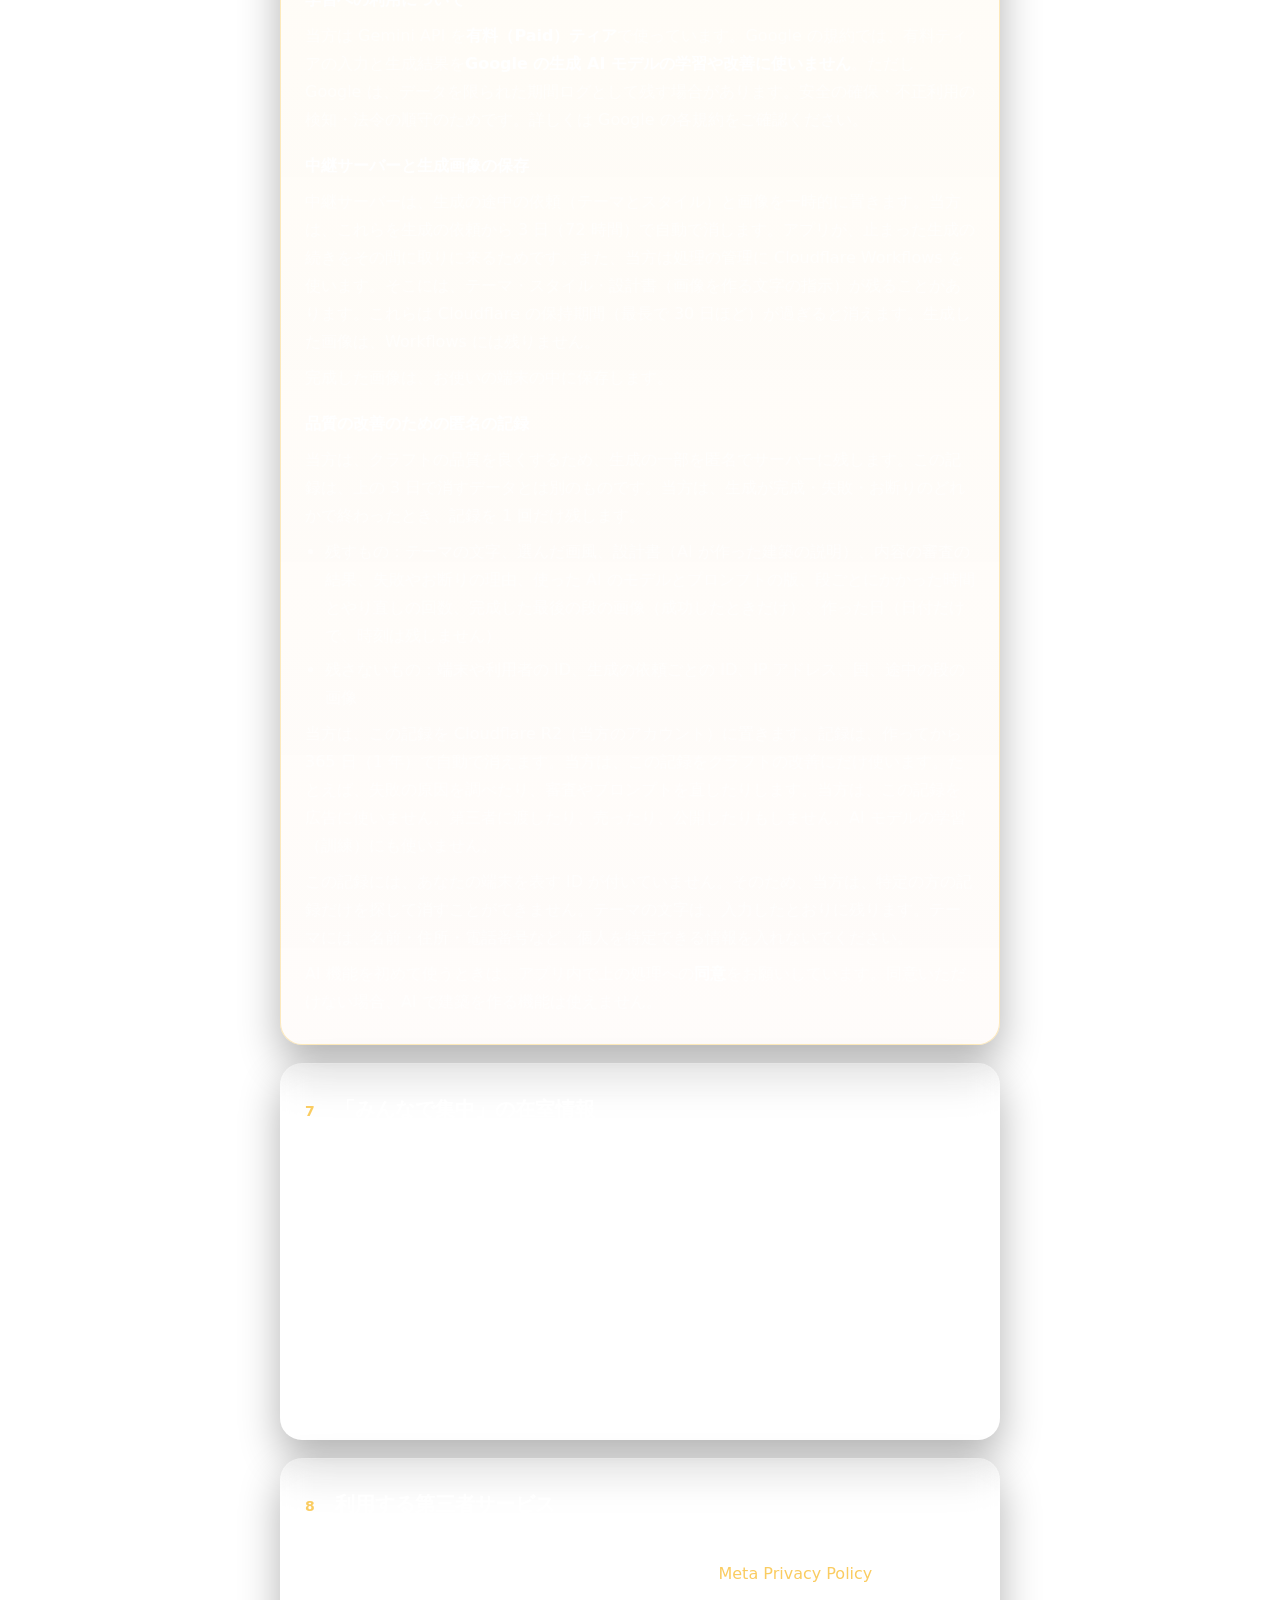
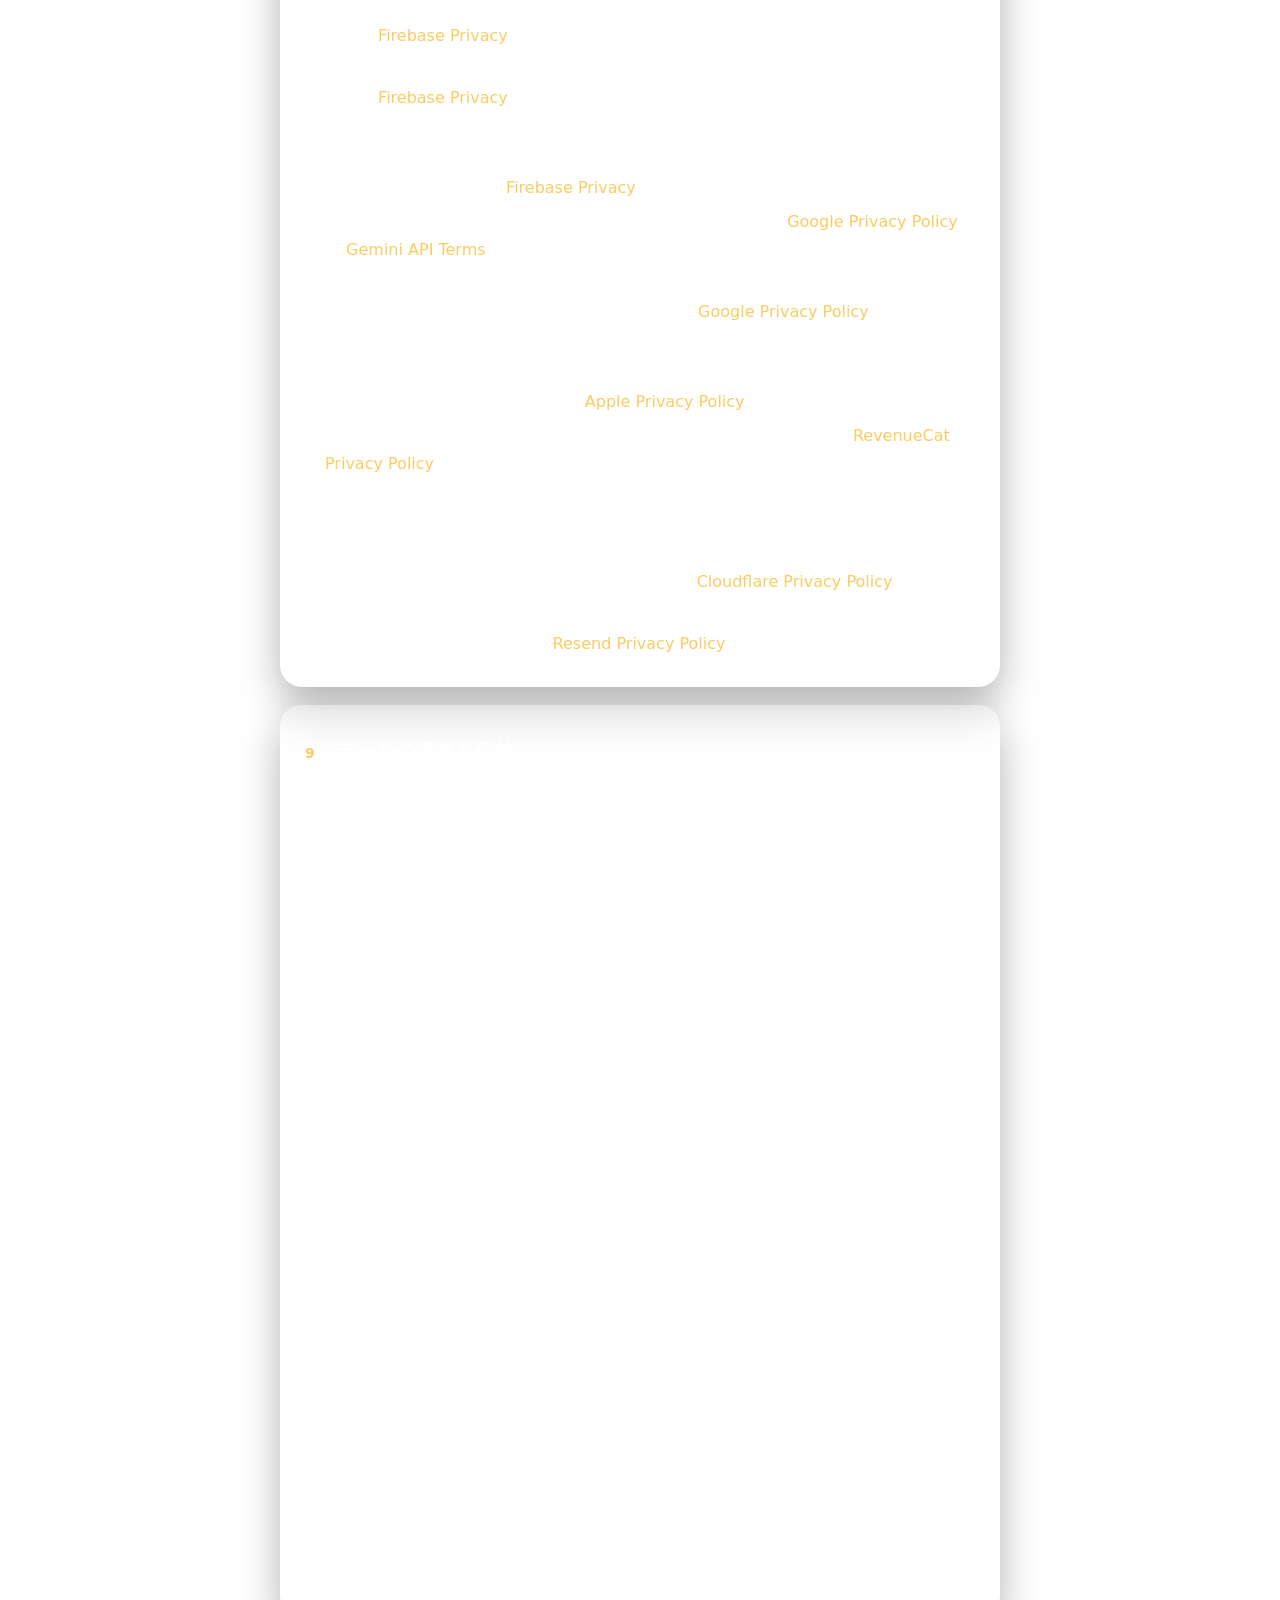
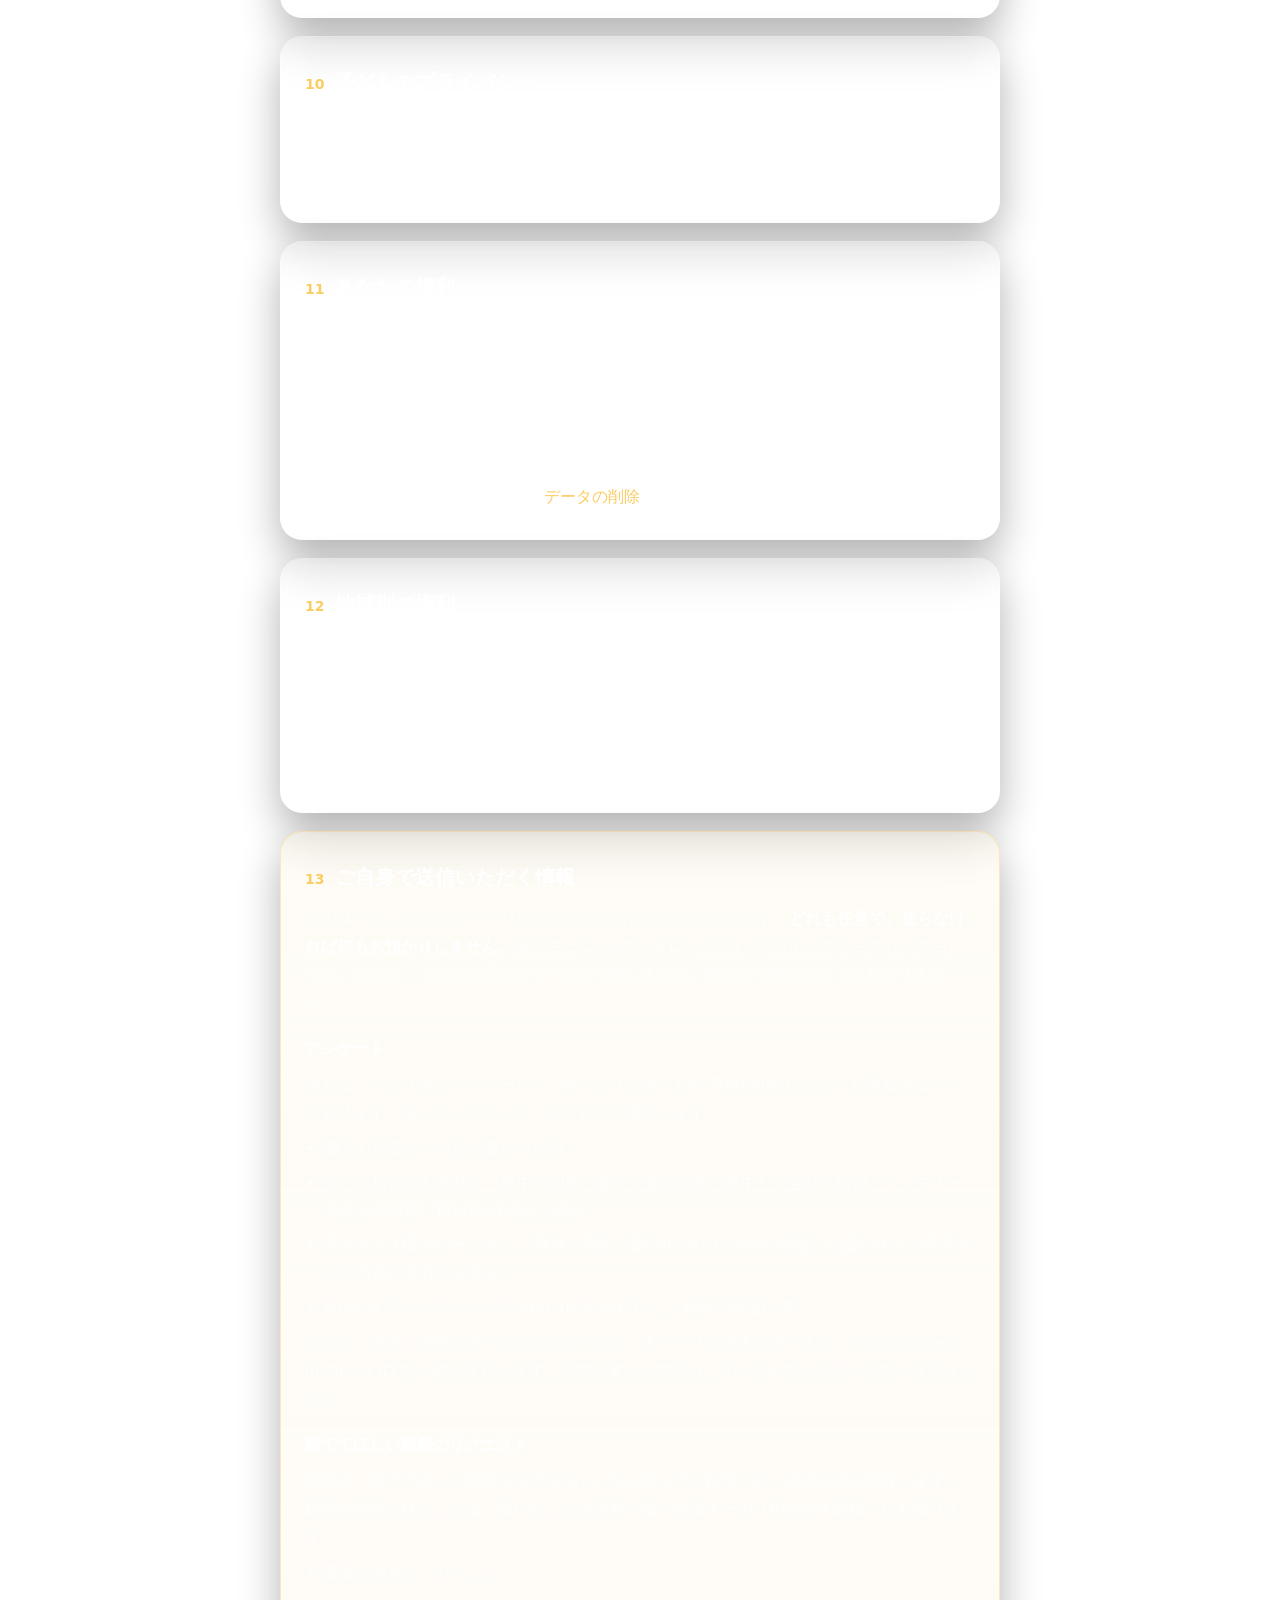
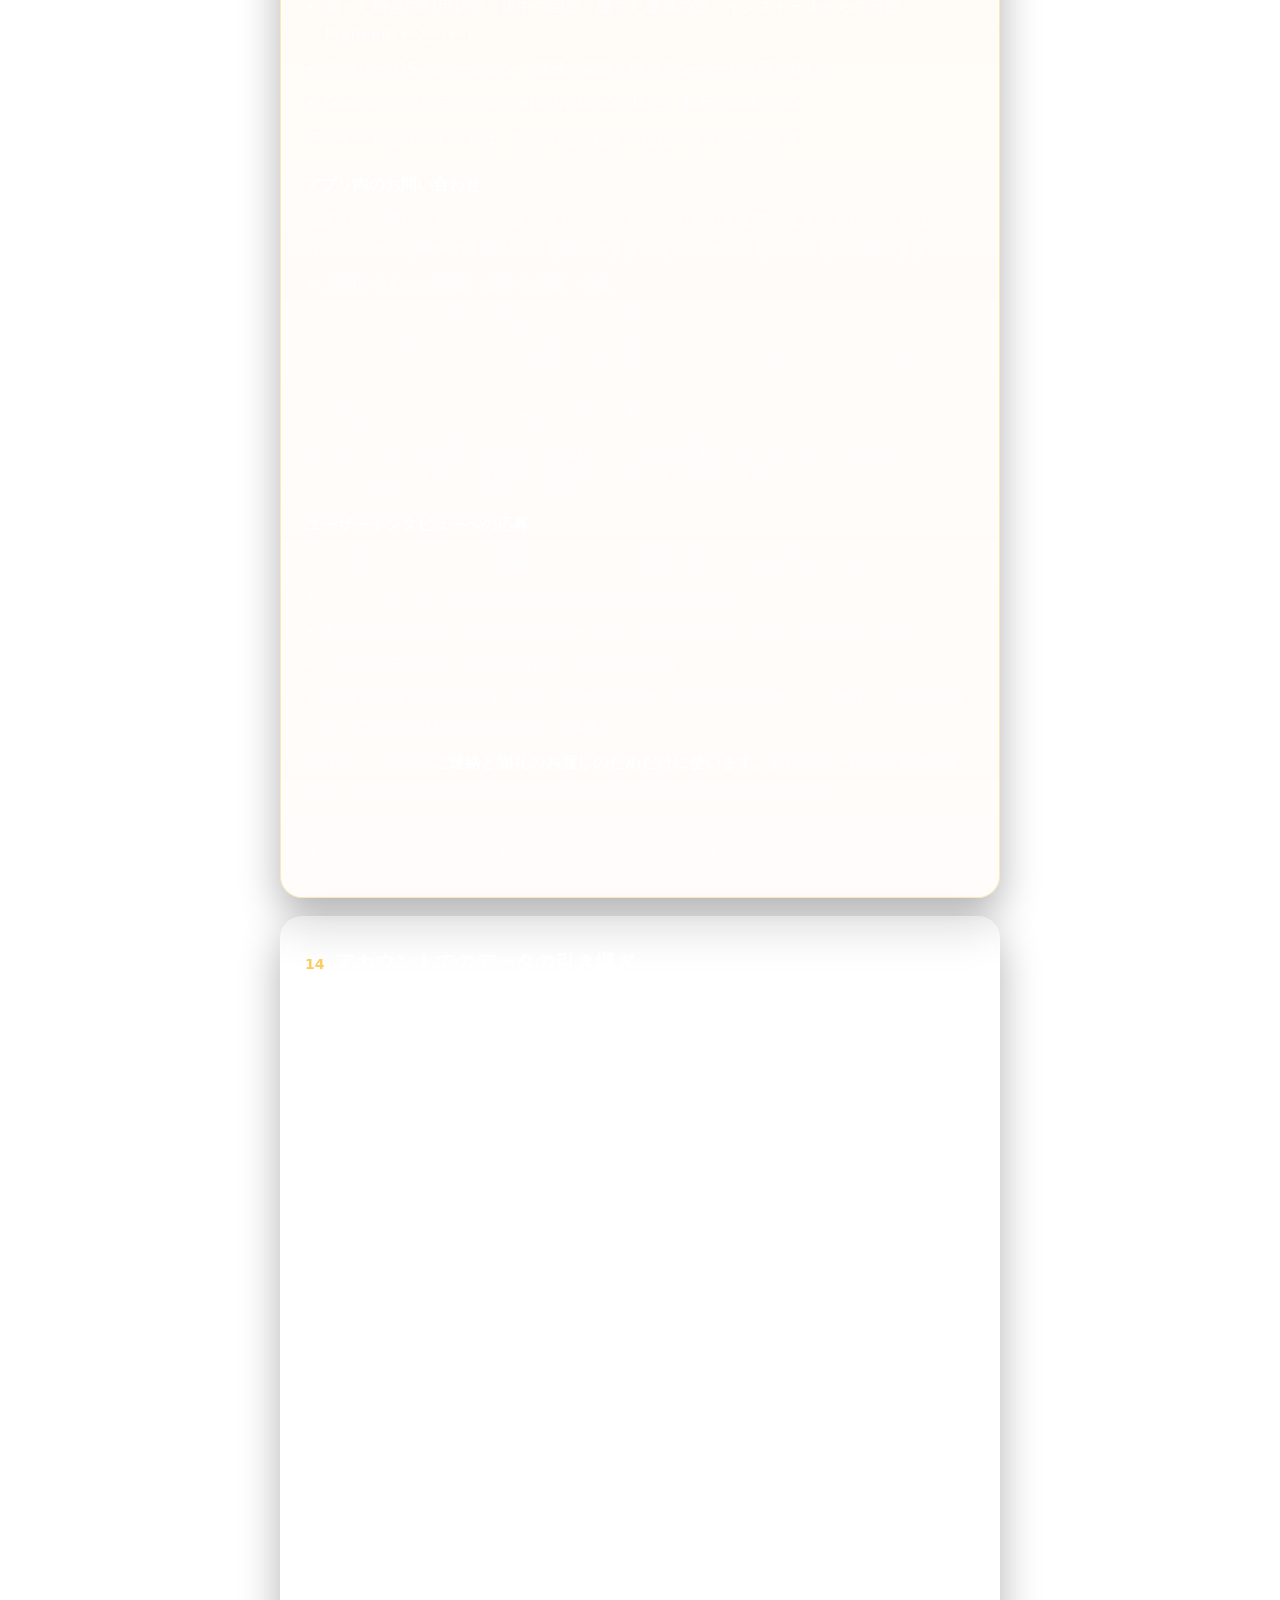
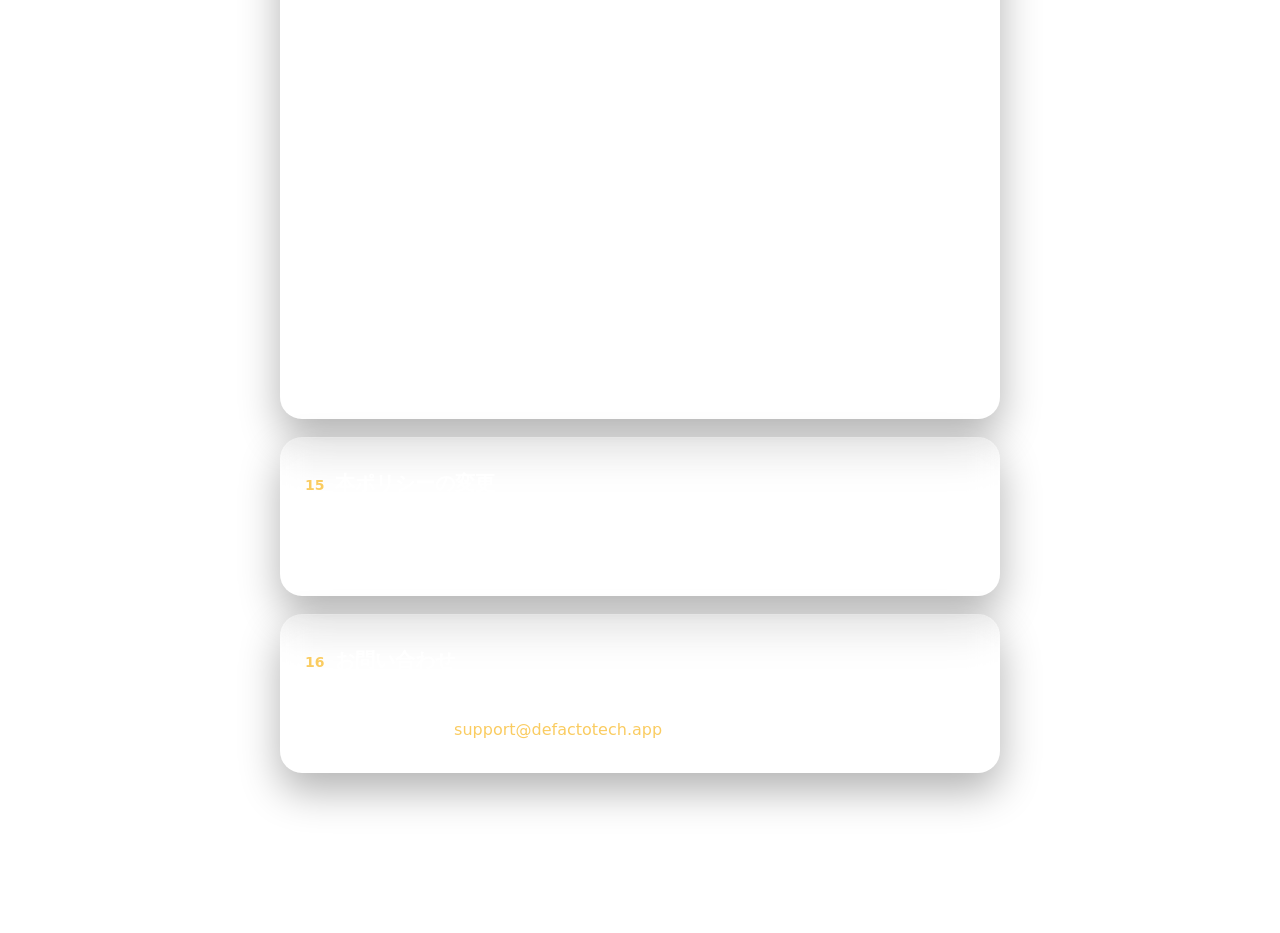
<file: privacy.html>
<!DOCTYPE html>
<html lang="ja">
<head>
  <meta charset="UTF-8" />
  <meta name="viewport" content="width=device-width, initial-scale=1.0" />
  <title>Focusity — プライバシーポリシー / Privacy Policy</title>
  <meta name="description" content="Focusity のプライバシーポリシー / Privacy Policy for Focusity." />
  <link rel="icon" type="image/png" href="assets/icon.png?v=2" />
  <link rel="apple-touch-icon" href="assets/icon.png?v=2" />
  <link rel="stylesheet" href="assets/style.css" />
</head>
<body>
  <script>(function(){try{var l=localStorage.getItem('focusityLang')==='en'?'en':'ja';document.body.classList.add('lang-'+l);}catch(e){document.body.classList.add('lang-ja');}})();</script>

  <div class="wrap">
    <header class="site-header">
      <a class="brand" href="index.html">
        <img src="assets/icon.png?v=2" alt="Focusity" />
        <span>
          <span class="name">Focusity</span>
          <span class="sub"><span class="ja">集中するほど、建築物が育つ。</span><span class="en">Focus more, grow your buildings.</span></span>
        </span>
      </a>
      <div class="lang-toggle" role="group" aria-label="Language">
        <button data-lang="ja" type="button">日本語</button>
        <button data-lang="en" type="button">English</button>
      </div>
    </header>

    <a class="backlink" href="index.html">← <span class="ja">法的情報トップ</span><span class="en">Legal home</span></a>

    <span class="badge"><span class="ja">プライバシーポリシー</span><span class="en">Privacy Policy</span></span>
    <h1 class="page-title">
      <span class="ja">プライバシーポリシー</span><span class="en">Privacy Policy</span>
      <span class="accent-bar"></span>
    </h1>
    <p class="meta">
      <span class="ja">最終更新日：2026年11月12日</span>
      <span class="en">Last updated: November 12, 2026</span>
    </p>
    <p class="lead">
      <span class="ja">本ポリシーは、Focusity（以下「本アプリ」）が情報をどう扱うかを説明するものです。説明するのは、本アプリの提供者である有村大旭（Hiroaki Arimura、以下「当方」）です。本ポリシーは、iPhone・iPad 版と Android 版の両方に適用します。両者で扱いが違う点は、その都度書き分けています。本アプリをご利用いただくことで、本ポリシーに同意いただいたものとみなします。</span>
      <span class="en">This Policy explains how Hiroaki Arimura (“we,” “us”), the provider of Focusity (the “App”), handles information in the App. It applies to both the iPhone/iPad version (App Store) and the Android version (Google Play). Where the two versions differ, we say so. By using the App, you agree to this Policy.</span>
    </p>

    <!-- 1. 基本方針 -->
    <section class="card">
      <h2><span class="num">1</span><span class="ja">基本方針</span><span class="en">Our Approach</span></h2>
      <p>
        <span class="ja">Focusity は、集中した時間に応じてランドマークのジオラマが育っていく、集中支援アプリです。アカウント登録は要りません。データの引き継ぎを使う方だけ、Apple か Google でログインします（任意・第 14 項）。当方は、氏名・電話番号・住所などの個人情報をお尋ねしません。基本機能は無料で、一部の機能は有料の Premium でご利用いただけます。<strong>本アプリは広告を表示しません。</strong>当方は、本アプリの提供と改善に必要な範囲でだけ情報を扱います。</span>
        <span class="en">Focusity is a focus app in which landmark dioramas grow as you spend focused time. No account is required; only if you use data transfer do you sign in with Apple or Google (optional; Section 14). We do not ask for personal details such as your name, phone number, or address. The core features are free, and some features are available with the paid Premium. <strong>The App does not show ads.</strong> We handle information only to the extent needed to provide and improve the App.</span>
      </p>
    </section>

    <!-- 2. 収集しない情報 -->
    <section class="card">
      <h2><span class="num">2</span><span class="ja">当方が収集しない情報と、端末に残る情報</span><span class="en">What We Do Not Collect, and What Stays on Your Device</span></h2>
      <h3><span class="ja">アプリの制限（ブロック）</span><span class="en">App blocking</span></h3>
      <p>
        <span class="ja"><strong>iPhone・iPad 版</strong>は、Apple のスクリーンタイムの仕組み（Family Controls）でアプリを制限します。あなたが選んだアプリとその利用状況は Apple が保護しています。<strong>当方はこれらを見ることも取り出すこともできません。</strong></span>
        <span class="en"><strong>On iPhone and iPad,</strong> the App uses Apple’s Screen Time (Family Controls) framework to block apps. Apple protects the apps you select and how you use them, and <strong>we cannot view or retrieve them</strong>.</span>
      </p>
      <p>
        <span class="ja"><strong>Android 版</strong>は、あなたが設定で許可した次の 3 つの仕組みでアプリを制限します。</span>
        <span class="en"><strong>On Android,</strong> the App blocks apps using the following three mechanisms, which you allow in Settings.</span>
      </p>
      <ul>
        <li><span class="ja">「使用状況へのアクセス」：集中している間、いま手前に出ているアプリがどれかを調べます。</span><span class="en">“Usage access”: during a focus session, the App checks which app is currently in the foreground.</span></li>
        <li><span class="ja">「他のアプリの上に重ねて表示」：選んだアプリが開かれたとき、その上に集中に戻るための画面を出します。</span><span class="en">“Display over other apps”: when you open an app you chose to block, the App shows a screen over it that leads you back to your focus.</span></li>
        <li><span class="ja">常駐の通知：集中している間、制限と環境音を続けるために通知を 1 本出します。</span><span class="en">An ongoing notification: during a focus session, the App shows one notification so that blocking and ambient sound keep running.</span></li>
      </ul>
      <p>
        <span class="ja">アプリを選ぶ画面では、ホーム画面に並ぶアプリの一覧を端末の中で読みます。選んだアプリと利用状況は端末の中だけで使い、<strong>当方へは送りません。</strong>本アプリはユーザー補助（アクセシビリティ）の権限を使いません。</span>
        <span class="en">To let you pick apps, the App reads the list of apps on your home screen on the device. The apps you choose and your usage are used only on your device and are <strong>never sent to us</strong>. The App does not use the Accessibility permission.</span>
      </p>
      <h3><span class="ja">アクセスしないもの</span><span class="en">What we do not access</span></h3>
      <ul>
        <li><span class="ja">本アプリは、連絡先・カメラ・マイク・健康データ・GPS による精密な位置情報にアクセスしません。写真ライブラリへは、あなたが画像を保存するときに書き込むだけです。</span><span class="en">The App does not access your contacts, camera, microphone, health data, or precise (GPS) location. It only writes to your photo library when you choose to save an image.</span></li>
        <li><span class="ja">本アプリには、氏名やメールアドレスを入力してアカウントを作る仕組みがありません。ログインは任意です。データの引き継ぎを使う方だけ、Apple か Google でログインします（第 14 項）。<strong>また、インタビューへの応募など、あなたが自分で入力して送った内容はお預かりします（第 13 項）。</strong></span><span class="en">The App has no sign-up where you enter your name or email to create an account. Signing in is optional: only if you use data transfer do you sign in with Apple or Google (Section 14). <strong>We also keep what you type in and send yourself, such as an interview sign-up (Section 13).</strong></span></li>
        <li><span class="ja">通知は端末の中で予約して出します。当方のサーバーから通知を送ることはありません。</span><span class="en">Notifications are scheduled on your device. We do not send notifications from our servers.</span></li>
      </ul>
      <h3><span class="ja">端末に保存するもの</span><span class="en">What is stored on your device</span></h3>
      <p>
        <span class="ja">集中の記録・建てた建築・クラフトの作品・設定は、お使いの端末に保存します。当方は、ふだんはこれらをサーバーへ送りません。設定の「データの引き継ぎ」でログインした方の分だけ、引き継ぎのためにサーバーへ保存します（第 14 項）。</span>
        <span class="en">Your focus records, the buildings you build, your Craft works, and your settings are stored on your device. We normally do not send them to our servers. Only if you sign in from “Transfer Data” in Settings do we store them on our servers for the transfer (Section 14).</span>
      </p>
      <p>
        <span class="ja">ただし、次の機能を使ったときは、その一部をサーバーへ送ります。送るのは、それぞれの項に書いたものだけです。</span>
        <span class="en">However, when you use the following features, part of this information is sent to a server. Only what is described in each section is sent.</span>
      </p>
      <ul>
        <li><span class="ja">クラフトで作品を作ったとき（第 6 項）</span><span class="en">When you create a work in Craft (Section 6)</span></li>
        <li><span class="ja">「みんなで集中」で集中しているとき（第 7 項）</span><span class="en">While you focus with “Focus together” (Section 7)</span></li>
        <li><span class="ja">アンケート・建築のリクエスト・インタビューへの応募を送ったとき（第 13 項）</span><span class="en">When you send a survey, a building request, or an interview sign-up (Section 13)</span></li>
        <li><span class="ja">アプリ内のお問い合わせを送ったとき（第 13 項）</span><span class="en">When you send a message with the in-app contact form (Section 13)</span></li>
        <li><span class="ja">データの引き継ぎでログインしているとき（第 14 項）</span><span class="en">While you are signed in for data transfer (Section 14)</span></li>
      </ul>
      <p>
        <span class="ja">iCloud や Google のバックアップを使っている場合、本アプリのデータもその中に入ることがあります。そのバックアップは Apple か Google のアカウントで管理されます。当方は中身を見られません。</span>
        <span class="en">If you use your device’s OS backup (iCloud or Google backup), the App’s data may be included in it. That backup is managed under your Apple or Google account, and we cannot see its contents.</span>
      </p>
    </section>

    <!-- 3. 広告の効果測定（Meta）とトラッキングの許可 -->
    <section class="card highlight">
      <h2><span class="num">3</span><span class="ja">広告の効果測定（Meta）とトラッキングの許可</span><span class="en">Ad Measurement (Meta) and Tracking Permission</span></h2>
      <p>
        <span class="ja"><strong>本アプリは広告を表示しません。</strong>当方は 2026 年 9 月に、アプリ内のバナー広告とネイティブ広告（Google AdMob）を廃止しました。広告の配信、広告 ID を使ったパーソナライズ広告、広告の同意フォーム（UMP）は、いずれも行っていません。</span>
        <span class="en"><strong>The App does not show ads.</strong> In September 2026 we removed the in-app banner and native ads (Google AdMob). We do not serve ads, personalize ads using an advertising identifier, or show an ad consent form (UMP).</span>
      </p>
      <p>
        <span class="ja">当方は、Instagram と Facebook に本アプリの広告を出しています。本アプリは、Meta のソフトウェア（SDK）を組み込んでいます。どの広告がインストールにつながったかを、Meta が計測するためです（アトリビューション）。</span>
        <span class="en">We run ads for the App on Instagram and Facebook. So that Meta can measure which ads led to an install (attribution), the App uses Meta’s software (SDK).</span>
      </p>

      <h3><span class="ja">Meta へ送るもの</span><span class="en">What is sent to Meta</span></h3>
      <ul>
        <li><span class="ja">アプリを入れたこと、開いたこと（iPhone・Android 共通）</span><span class="en">That you installed the App, and that you opened it (iPhone and Android)</span></li>
        <li><span class="ja"><strong>Premium を購入したこと（金額と通貨）</strong>（iPhone・iPad 版のみ。Android 版は送りません）</span><span class="en"><strong>That you made a Premium purchase (amount and currency)</strong> (iPhone/iPad only; the Android version does not send this)</span></li>
        <li><span class="ja">端末の種類と OS のバージョン</span><span class="en">Your device model and OS version</span></li>
        <li><span class="ja">広告 ID（iPhone・iPad 版で、ATT で許可された場合のみ）</span><span class="en">Your advertising identifier (iPhone/iPad only, and only if you allowed it via ATT)</span></li>
      </ul>
      <p>
        <span class="ja">当方は、氏名・メールアドレス・集中の記録を Meta へ送りません。</span>
        <span class="en">We do not send your name, your email address, or any record of your focus sessions to Meta.</span>
      </p>

      <h3><span class="ja">iPhone・iPad 版：トラッキングの許可（ATT）</span><span class="en">iPhone and iPad: Tracking permission (ATT)</span></h3>
      <p>
        <span class="ja">iPhone・iPad 版は、iOS のトラッキングの許可（ATT）を求める確認を表示します。これは<strong>広告を表示するためではなく、上のインストール計測のため</strong>です。</span>
        <span class="en">The iPhone/iPad version shows Apple’s App Tracking Transparency prompt. This is <strong>not for showing ads, but for the install attribution described above</strong>.</span>
      </p>
      <ul>
        <li><span class="ja">許可した場合：広告識別子（IDFA）を含むインストール計測の情報が、Meta へ送られることがあります。</span><span class="en">If you allow it: install-attribution data, which may include the advertising identifier (IDFA), can be shared with Meta.</span></li>
        <li><span class="ja"><strong>許可しない場合でも、本アプリの機能はすべて使えます。</strong>アプリの動作は変わりません。</span><span class="en"><strong>If you decline, all features of the App still work.</strong> Nothing about the App changes.</span></li>
        <li><span class="ja">許可するかどうかは、いつでも変えられます。iOS の「設定 &gt; プライバシーとセキュリティ &gt; トラッキング」を開いてください。</span><span class="en">You can change your choice anytime in iOS “Settings &gt; Privacy &amp; Security &gt; Tracking.”</span></li>
      </ul>

      <h3><span class="ja">Android 版：広告 ID を集めません</span><span class="en">Android: No advertising ID</span></h3>
      <p>
        <span class="ja">Android 版は、広告 ID（Google の広告 ID）を集めません。当方は、広告 ID を読む権限をアプリから外しています。Meta の SDK でも、広告 ID の収集と自動のイベント記録を切っています。そのため Android 版が Meta へ送るのは、入れたこと・開いたことと端末の情報だけです。</span>
        <span class="en">The Android version does not collect the advertising ID (Google’s advertising ID). We have removed the permission to read it from the App, and we have turned off both advertising-ID collection and automatic event logging in Meta’s SDK. As a result, the Android version sends Meta only the fact that you installed and opened the App, plus device information.</span>
      </p>

      <h3><span class="ja">EEA・英国・スイスにお住まいの方への同意のお願い</span><span class="en">Consent for users in the EEA, the UK, and Switzerland</span></h3>
      <p>
        <span class="ja">欧州経済領域（EEA）、英国、スイスにお住まいの方には、本アプリ独自の同意画面を表示します。同意をいただけなかった場合、本アプリは<strong>Meta の SDK を起動せず、Meta へは何も送りません。</strong>iPhone・iPad 版では、この画面を ATT の確認より<strong>前に</strong>出します。同意をいただけなかった場合は、ATT の確認も表示しません。それ以外の地域では、この同意画面は出ません。</span>
        <span class="en">If you are in the European Economic Area (EEA), the United Kingdom, or Switzerland, we show our own consent screen. If you do not consent, <strong>the App does not start Meta’s SDK and sends nothing to Meta.</strong> On iPhone and iPad, this screen appears <strong>before</strong> the ATT prompt, and if you do not consent, the ATT prompt is not shown either. Users in other regions do not see this consent screen.</span>
      </p>
      <p>
        <span class="ja"><strong>同意はいつでも撤回できます。</strong>アプリ内の「設定 &gt; 広告の効果測定」から切り替えてください。撤回した時点で、送信は止まります。同意しなくても撤回しても、使えなくなる機能はありません。</span>
        <span class="en"><strong>You can withdraw your consent at any time</strong> from “Settings &gt; Ad measurement” inside the App. Sending stops as soon as you withdraw. Declining or withdrawing does not restrict any feature of the App.</span>
      </p>
      <p>
        <span class="ja">本アプリは、対象地域かどうかを端末の地域設定で判定します。あわせて、iPhone・iPad 版は App Store の国を見ます。Android 版は SIM（無ければ通信回線）の国を見ます。<strong>位置情報は使いません。</strong></span>
        <span class="en">To decide whether you are in a covered region, the App uses your device’s region setting. In addition, the iPhone/iPad version checks your App Store country, and the Android version checks the country of your SIM (or, if there is none, your mobile network). <strong>We do not use location data.</strong></span>
      </p>
    </section>

    <!-- 4. 利用解析 -->
    <section class="card">
      <h2><span class="num">4</span><span class="ja">利用解析（アナリティクス）</span><span class="en">Analytics</span></h2>
      <p>
        <span class="ja">当方は、<strong>Google アナリティクス（Firebase Analytics）</strong>でアプリ内の操作を解析します。目的は、本アプリの改善と不具合の把握です。対象は、タブの切り替え、集中の開始と完了、建築やクラフトの操作などです。iPhone・iPad 版と Android 版は、同じ Firebase のプロジェクトに記録します。当方は、その記録を Google BigQuery に書き出して分析しています。</span>
        <span class="en">To improve the App and diagnose issues, we use <strong>Google Analytics (Firebase Analytics)</strong> to analyze in-app actions, such as switching tabs, starting and completing focus sessions, and building or Craft actions. The iPhone/iPad and Android versions record to the same Firebase project, and we export these records to Google BigQuery for analysis.</span>
      </p>
      <p>
        <span class="ja">解析は、広告 ID を使わない構成にしています。記録には、本アプリが作るランダムな匿名の ID を付けます。当方は、この記録を氏名・メールアドレス・広告 ID と結び付けていません。</span>
        <span class="en">Analytics is configured not to use any advertising ID. Records carry a random anonymous ID created by the App. We do not link these records to your name, email address, or advertising ID.</span>
      </p>
      <p>
        <span class="ja">iPhone・iPad 版は、この匿名の ID を Keychain に保存します。そのため、アプリを入れ直しても同じ ID を使います。Android 版はアプリの保存領域に置きます。Google のバックアップから戻した場合は、同じ ID を使います。</span>
        <span class="en">On iPhone and iPad, this anonymous ID is stored in the Keychain, so the same ID is used even if you reinstall the App. On Android, it is stored in the App’s own storage, and the same ID is used if the App is restored from a Google backup.</span>
      </p>
      <p>
        <span class="ja">オンボーディングの任意のアンケートでは、<strong>年齢層・性別・本アプリを知ったきっかけ</strong>をお尋ねします。当方は、利用者の層を知るために、この回答を解析に使うことがあります。回答は任意で、回答だけであなたが誰かは分かりません。</span>
        <span class="en">We may also use your <strong>age range, gender, and how you found the App</strong>, collected in an optional onboarding survey, to understand who uses the App. Answering is optional, and the answers alone do not identify you.</span>
      </p>
      <p>
        <span class="ja">当方は、アプリが落ちたときの原因を調べるために、Google の <strong>Firebase Crashlytics</strong> を使います。送るのは、落ちた箇所の記録、機種、OS のバージョン、アプリのバージョンなどの診断の情報です。当方は、この記録に解析の匿名の ID やログインのユーザー ID を付けません。</span>
        <span class="en">To find the cause of crashes, we use Google’s <strong>Firebase Crashlytics</strong>. It receives diagnostic information such as where the crash happened, the device model, the OS version, and the App version. We do not attach the anonymous analytics ID or your sign-in user ID to these reports.</span>
      </p>
    </section>

    <!-- 5. 購入・サブスクリプション -->
    <section class="card">
      <h2><span class="num">5</span><span class="ja">購入・サブスクリプション</span><span class="en">Purchases &amp; Subscriptions</span></h2>
      <p>
        <span class="ja">本アプリは、Premium（月額・年額・買い切り）とクラフトチケットを販売しています。iPhone・iPad 版の決済は、<strong>Apple の App Store</strong> が処理します。Android 版の決済は、<strong>Google Play（Google Play 請求サービス）</strong>が処理します。当方が、クレジットカード番号などの決済情報を受け取ることはありません。</span>
        <span class="en">The App sells Premium (monthly, yearly, and one-time) and craft tickets. Payments are processed by the <strong>Apple App Store</strong> on iPhone and iPad, and by <strong>Google Play (Google Play Billing)</strong> on Android. We never receive your card number or other payment details.</span>
      </p>
      <p>
        <span class="ja">当方は、購入と復元の状態を <strong>RevenueCat</strong> で管理しています。RevenueCat では、ふだんは氏名などと結び付かない匿名の ID を使います。データの引き継ぎでログインした方は、購入を新しい端末へ移すために、ログインのユーザー ID を RevenueCat へ渡します（第 14 項）。メールアドレスは渡しません。当方は、この ID に Google アナリティクスの app instance ID も添えています。購入と解析を突き合わせるためです。</span>
        <span class="en">We manage purchase and restore status with <strong>RevenueCat</strong>. With RevenueCat we normally use an anonymous ID that is not linked to your name. If you sign in to transfer your data, we pass your sign-in user ID to RevenueCat so your purchases can move to the new device (Section 14). We do not pass your email address. To match purchases with analytics, we also attach your Google Analytics app instance ID to this ID.</span>
      </p>
      <p>
        <span class="ja">購入・更新・解約などが起きると、RevenueCat は記録の写しを当方へ送ります。当方は写しを Cloudflare D1 に保存します。写しに入るのは、匿名の ID、app instance ID、商品、日時、金額と通貨、ストアの種類などです。当方は、購入の数や解約の時期を数えるためにこれを使います。この写しには、現在、自動で消す期限を設けていません。</span>
        <span class="en">When a purchase, renewal, cancellation, or similar event occurs, RevenueCat sends a copy of the record to our server (Cloudflare D1). The copy includes the anonymous ID, the app instance ID, the product, the date and time, the price and currency, and the store. We use it to count purchases and see when cancellations happen. This copy currently has no automatic deletion period.</span>
      </p>
    </section>

    <!-- 6. AI機能とデータ -->
    <section class="card highlight">
      <h2><span class="num">6</span><span class="ja">AI 機能とデータの取り扱い</span><span class="en">AI Features &amp; Data Handling</span></h2>
      <p>
        <span class="ja">「建築を作る（クラフト）」機能は、あなたの言葉から建築物の画像を AI で作ります。使う AI は、<strong>Google の生成 AI「Gemini」</strong>（Gemini API）です。依頼は、当方が運用する中継サーバー（Cloudflare Workers）を通って Google へ届きます。</span>
        <span class="en">The “Build a landmark (Craft)” feature uses <strong>Google’s generative AI, Gemini</strong> (Gemini API), to generate images of a landmark from your own words. Requests go to Google through a relay server we operate (Cloudflare Workers).</span>
      </p>
      <h3><span class="ja">Google へ送る情報</span><span class="en">What is sent to Google</span></h3>
      <ul>
        <li><span class="ja">あなたが入力した<strong>テーマ（言葉）</strong>と、選んだ<strong>スタイル</strong>だけです。</span><span class="en">Only the <strong>theme (text)</strong> you enter and the <strong>style</strong> you select.</span></li>
        <li><span class="ja">写真・連絡先・端末の識別情報・位置情報などの個人情報は送りません。</span><span class="en">No personal information such as photos, contacts, device identifiers, or location is sent.</span></li>
      </ul>
      <h3><span class="ja">学習への利用について</span><span class="en">Use for model training</span></h3>
      <p>
        <span class="ja">当方は Gemini API を<strong>有料（Paid）ティア</strong>で使っています。Google の規約では、有料ティアの入力と生成結果を<strong>Google の生成 AI モデルの学習や改善に使いません</strong>。ただし Google は、データを限られた期間ログとして残す場合があります。安全の確保・不正利用の検知・法令の順守のためです。詳しくは Google の各規約をご確認ください。</span>
        <span class="en">We use the Gemini API on the <strong>paid tier</strong>. Under Google’s terms, prompts (inputs) and generated responses (outputs) on the paid tier are <strong>not used to train or improve Google’s generative AI models</strong>. Google may retain data as logs for a limited period for safety, abuse detection, and legal compliance. Please refer to Google’s terms for details.</span>
      </p>
      <h3><span class="ja">中継サーバーと生成画像の保存</span><span class="en">The relay server and storage of generated images</span></h3>
      <p>
        <span class="ja">中継サーバーは、生成の途中の依頼（テーマとスタイル）と画像を一時的に置きます。<!-- CRAFT_RETENTION_JA: 保持時間の数字はこの 1 文だけに書く -->当方は、これらを生成の依頼から 3 日（72 時間）で自動で消します。アプリが、止まった生成の続きをその間に取りに来るためです。<!-- /CRAFT_RETENTION_JA -->また、当方は処理の管理に Cloudflare Workflows を使います。そこには、テーマ・スタイル・設計書（画像を作る文字の指示）が残ることがあります。これらは Cloudflare の保持期間（最長で 30 日ほど）が過ぎると消えます。生成した画像は、Workflows には残りません。</span>
        <span class="en">The relay server temporarily holds in-progress requests (theme and style) and images. <!-- CRAFT_RETENTION_EN: keep the retention figure in this one sentence only -->We automatically delete them 3 days (72 hours) after the generation request, because the App may come back during that time to pick up a generation that was interrupted. <!-- /CRAFT_RETENTION_EN -->In addition, Cloudflare Workflows, which we use to manage the processing, may keep the theme, the style, and a brief (the text instructions used to create the image). These are removed when Cloudflare’s retention period ends (up to about 30 days). Generated images are not kept in Workflows.</span>
      </p>
      <p>
        <span class="ja">完成した画像は、お使いの端末の中に保存します。</span>
        <span class="en">Finished images are stored on your device.</span>
      </p>
      <h3><span class="ja">品質の改善のための匿名の記録</span><span class="en">Anonymous records for improving quality</span></h3>
      <p>
        <span class="ja">当方は、クラフトの品質を良くするため、生成の一部を匿名でサーバーに残します。この記録は、上の 3 日で消すデータとは別のものです。当方は、生成が完成・失敗・お断りのどれかで終わったとき、記録を 1 回だけ残します。</span>
        <span class="en">To improve the quality of Craft, we anonymously keep a record of some generations on our server. This record is separate from the data deleted after 3 days described above. We keep one record when a generation ends, whether it is finished, fails, or is declined.</span>
      </p>
      <ul>
        <li><span class="ja">残すもの：テーマの文字、選んだ画風、設計書（AI が作った建築の説明）、内容の審査の結果、失敗やお断りの理由、使った AI のモデルとプロンプトの版、段ごとにかかった時間とやり直しの回数、完成した最後の段の画像（成功したときだけ）、作った日（日付だけで、時刻は残しません）</span><span class="en">What we keep: the theme text, the style you chose, the brief (the AI-written description of the building), the result of the content review, the reason for a failure or refusal, the AI model and prompt version used, the time each stage took and the number of retries, the image of the final finished stage (only if it succeeded), and the date it was created (the date only, not the time)</span></li>
        <li><span class="ja">残さないもの：端末や利用者の ID、生成の依頼ごとの ID、IP アドレス、国、途中の段の画像</span><span class="en">What we do not keep: device or user IDs, the ID of each generation request, IP addresses, country, or the images of intermediate stages</span></li>
      </ul>
      <p>
        <span class="ja">当方は、この記録を Cloudflare R2（当方のアカウント）に置きます。記録は、作ってから 365 日（1 年）で自動で消えます。当方は、この記録をクラフトの改善にだけ使います。たとえば、失敗の原因を調べたり、審査やプロンプトを直したりします。当方は、この記録を広告に使いません。第三者に渡したり、売ったり、公開したりもしません。AI モデルの学習（訓練）にも使いません。</span>
        <span class="en">We store this record in Cloudflare R2 under our own account, and it is deleted automatically 365 days (1 year) after it is created. We use it only to improve Craft, for example to investigate the causes of failures and to adjust the content review and the prompts. We do not use it for advertising, and we do not share, sell, or publish it. We do not use it to train AI models.</span>
      </p>
      <p>
        <span class="ja">この記録には、あなたの端末を表す ID が付いていません。そのため、当方は、特定の方の記録だけを探して消すことができません。テーマの文字は、入力したとおりに残ります。テーマには、名前・住所・電話番号など、個人を特定できる情報を入れないでください。</span>
        <span class="en">This record carries no ID that identifies your device, so we cannot find and delete the records of a particular person. The theme text is kept exactly as you typed it. Please do not put information that can identify a person, such as a name, address, or phone number, in your theme.</span>
      </p>
      <p>
        <span class="ja">AI 機能を初めて使うときは、アプリ内で上の処理への<strong>同意</strong>をお願いしています。同意いただけない場合、AI で建築を作る機能は使えません。</span>
        <span class="en">Before you use the AI feature for the first time, we ask for your in-app <strong>consent</strong> to the processing described above. Without consent, the AI landmark-building feature cannot be used.</span>
      </p>
    </section>

    <!-- 7. みんなで集中 -->
    <section class="card">
      <h2><span class="num">7</span><span class="ja">「みんなで集中」の在室情報</span><span class="en">“Focus Together” Presence</span></h2>
      <p>
        <span class="ja">「みんなで集中」は、いま集中しているほかの人と、その人が建てている建築を見られる機能です。この一覧を作るため、本アプリは集中している間だけ、在室の情報を約 30 秒ごとに送ります。送り先は当方のサーバー（Cloudflare Worker「focusity-presence」）です。</span>
        <span class="en">“Focus together” lets you see other people who are focusing right now and the buildings they are building. To build this list, the App sends presence information to our server (the Cloudflare Worker “focusity-presence”) about every 30 seconds, only while you are focusing.</span>
      </p>
      <ul>
        <li><span class="ja">送るもの：その集中かぎりの使い捨ての ID、建てている建築の名前と段、集中した時間、一時停止中かどうか、Premium かどうか</span><span class="en">What is sent: a one-time ID used only for that session, the name and stage of the building, how long you have focused, whether you are paused, and whether you are a Premium user</span></li>
        <li><span class="ja">送らないもの：氏名、メールアドレス、解析や購入に使う匿名の ID、位置情報</span><span class="en">What is not sent: your name, your email address, the anonymous IDs used for analytics or purchases, or your location</span></li>
      </ul>
      <p>
        <span class="ja">ほかの利用者の画面には、あなたの建築・段・集中した時間が、名前なしで並びます。最後の通信から 90 秒たつと、あなたは一覧から外れます。在室の情報は、遅くとも約 7 分でサーバーから消えます。</span>
        <span class="en">Other users see your building, stage, and focused time in the list, without any name. You drop off the list 90 seconds after your last update, and your presence information is erased from the server within about 7 minutes.</span>
      </p>
    </section>

    <!-- 8. 第三者サービス -->
    <section class="card">
      <h2><span class="num">8</span><span class="ja">利用する第三者サービス</span><span class="en">Third-Party Services</span></h2>
      <ul>
        <li>
          <strong>Meta Platforms（Facebook / Instagram）</strong> —
          <span class="ja">当方が出した広告からのインストール計測（第 3 項）。アプリ内に広告は表示しません。</span><span class="en">Install attribution for ads we run (Section 3). No ads are shown inside the App.</span>
          <a href="https://www.facebook.com/privacy/policy" target="_blank" rel="noopener">Meta Privacy Policy</a>
        </li>
        <li>
          <strong>Google (Firebase Analytics / BigQuery)</strong> —
          <span class="ja">アプリの利用状況の解析（第 4 項）。</span><span class="en">App usage analytics (Section 4).</span>
          <a href="https://firebase.google.com/support/privacy" target="_blank" rel="noopener">Firebase Privacy</a>
        </li>
        <li>
          <strong>Google (Firebase Crashlytics)</strong> —
          <span class="ja">アプリが落ちたときの記録と診断の情報（第 4 項）。</span><span class="en">Crash reports and diagnostic information (Section 4).</span>
          <a href="https://firebase.google.com/support/privacy" target="_blank" rel="noopener">Firebase Privacy</a>
        </li>
        <li>
          <strong>Google (Firebase Authentication / Google Sign-In)</strong> —
          <span class="ja">データの引き継ぎのためのログイン（Sign in with Apple・Google ログイン）の認証（第 14 項）。ログインした方だけが対象です。</span><span class="en">Authentication for signing in (Sign in with Apple or Google Sign-In) to transfer your data (Section 14). Applies only if you sign in.</span>
          <a href="https://firebase.google.com/support/privacy" target="_blank" rel="noopener">Firebase Privacy</a>
        </li>
        <li>
          <strong>Google (Gemini API)</strong> —
          <span class="ja">AI による画像の生成（第 6 項）。</span><span class="en">AI image generation (Section 6).</span>
          <a href="https://policies.google.com/privacy" target="_blank" rel="noopener">Google Privacy Policy</a> ／
          <a href="https://ai.google.dev/gemini-api/terms" target="_blank" rel="noopener">Gemini API Terms</a>
        </li>
        <li>
          <strong>Google (Google Play)</strong> —
          <span class="ja">Android 版の配信、Google Play 請求サービスによる決済、アプリ内でのアップデートとレビューの案内。</span><span class="en">Distribution of the Android version, payments through Google Play Billing, and in-app update and review prompts.</span>
          <a href="https://policies.google.com/privacy" target="_blank" rel="noopener">Google Privacy Policy</a>
        </li>
        <li>
          <strong>Apple</strong> —
          <span class="ja">iPhone・iPad 版の配信と、App Store による決済。スクリーンタイム（Family Controls）による、端末の中でのアプリの制限。データの引き継ぎのための Sign in with Apple（第 14 項）。</span><span class="en">Distribution of the iPhone/iPad version, payments through the App Store, on-device app blocking through Screen Time (Family Controls), and Sign in with Apple for data transfer (Section 14).</span>
          <a href="https://www.apple.com/legal/privacy/" target="_blank" rel="noopener">Apple Privacy Policy</a>
        </li>
        <li>
          <strong>RevenueCat</strong> —
          <span class="ja">サブスクリプションと購入の状態の管理（第 5 項）。</span><span class="en">Subscription and purchase management (Section 5).</span>
          <a href="https://www.revenuecat.com/privacy" target="_blank" rel="noopener">RevenueCat Privacy Policy</a>
        </li>
        <li>
          <strong>Cloudflare</strong> —
          <span class="ja">当方のサーバーの基盤。クラフトの中継と匿名の記録の保存（第 6 項）と「みんなで集中」（第 7 項）に使います。購入の記録の写し（第 5 項）とアンケートなど（第 13 項）の保存にも使います。建築の画像と環境音の配信にも使います。データの引き継ぎのための保存（第 14 項）にも使います。</span><span class="en">Our server infrastructure, used for the Craft relay and storing anonymous Craft records (Section 6), “Focus together” (Section 7), the copy of purchase records (Section 5), storing surveys and similar submissions (Section 13), and delivering building images and ambient sounds. It also stores data for transferring your data with an account (Section 14).</span>
          <a href="https://www.cloudflare.com/privacypolicy/" target="_blank" rel="noopener">Cloudflare Privacy Policy</a>
        </li>
        <li>
          <strong>Resend</strong> —
          <span class="ja">建築のリクエストとアプリ内のお問い合わせが届いたことを、当方へメールで知らせるため（第 13 項）。</span><span class="en">Emailing us when a building request or an in-app contact message arrives (Section 13).</span>
          <a href="https://resend.com/legal/privacy-policy" target="_blank" rel="noopener">Resend Privacy Policy</a>
        </li>
      </ul>
    </section>

    <!-- 9. データの保存と保持 -->
    <section class="card">
      <h2><span class="num">9</span><span class="ja">データの保存と保持</span><span class="en">Storage &amp; Retention</span></h2>
      <p>
        <span class="ja">集中の記録・建てた建築・クラフトの作品・設定は、お使いの端末に保存します。本アプリを削除すると、これらの記録は端末から消えます。</span>
        <span class="en">Your focus records, buildings, Craft works, and settings are stored on your device. Deleting the App removes them from your device.</span>
      </p>
      <p>
        <span class="ja">iPhone・iPad 版は、いくつかの小さな情報を Keychain に置きます。解析の匿名の ID、初めてアプリを開いた日、期間限定の値引きの時計、贈り物を配った印、機能の試験の割り当てです。Keychain の情報は、アプリを削除しても端末に残ります。どれも、特典の二重取りを防ぐためや、試験を正しく数えるためのものです。あなた個人を表す情報は入っていません。</span>
        <span class="en">On iPhone and iPad, the App keeps a few small items in the Keychain: the anonymous analytics ID, the date you first opened the App, the timer for limited-time offers, marks showing that gifts were given, and feature-test assignments. Keychain items stay on the device even after you delete the App. They exist to prevent gifts from being claimed twice and to count tests correctly, and they contain no information about you personally.</span>
      </p>
      <p>
        <span class="ja">Android 版は、年額・月額・買い切りを購入したことがあるかどうかを示す小さな印を端末に置きます。この印は Google のバックアップ（Auto Backup）にも保存されます。端末の暗号化が使えるときは、Block Store を通して Google のクラウドにも保存します。この印は、リリース記念の買い切りのお知らせを、すでに購入した方に出さないためだけに使います。</span>
        <span class="en">On Android, the App keeps a small mark on your device showing whether you have ever purchased the yearly, monthly, or lifetime plan. This mark is also included in Google’s backup (Auto Backup). When device encryption is available, it is also saved to Google’s cloud through Block Store. The mark is used only to avoid showing the release-celebration lifetime offer to people who have already purchased.</span>
      </p>
      <p>
        <span class="ja">当方のサーバーに置く情報の保持期間は、次のとおりです。</span>
        <span class="en">Information we hold on our servers is kept as follows.</span>
      </p>
      <ul>
        <li><span class="ja">クラフトの中継サーバーの依頼と画像：第 6 項の期間で自動で消します。</span><span class="en">Craft relay requests and images: deleted automatically within the period stated in Section 6.</span></li>
        <li><span class="ja">クラフトの品質の改善のための匿名の記録：作ってから 365 日で自動で消します（第 6 項）。</span><span class="en">Anonymous records for improving Craft quality: deleted automatically 365 days after they are created (Section 6).</span></li>
        <li><span class="ja">「みんなで集中」の在室の情報：遅くとも約 7 分で消えます（第 7 項）。</span><span class="en">“Focus together” presence: erased within about 7 minutes (Section 7).</span></li>
        <li><span class="ja">購入の記録の写し：現在、自動で消す期限を設けていません（第 5 項）。</span><span class="en">Copy of purchase records: currently no automatic deletion period (Section 5).</span></li>
        <li><span class="ja">アンケートと建築のリクエスト：削除のご依頼をいただくまで保持します（第 13 項）。</span><span class="en">Surveys and building requests: kept until you ask us to delete them (Section 13).</span></li>
        <li><span class="ja">アプリ内のお問い合わせ：削除のご依頼をいただくまで保持します（第 13 項）。</span><span class="en">In-app contact messages: kept until you ask us to delete them (Section 13).</span></li>
        <li><span class="ja">インタビューへの応募のメールアドレス：謝礼をお渡ししたあとに削除します（第 13 項）。</span><span class="en">Interview sign-up email addresses: deleted after the thank-you gift is sent (Section 13).</span></li>
        <li><span class="ja">データの引き継ぎのために保存した記録と画像：アプリの「アカウントを削除」で消すまで保持します（第 14 項）。</span><span class="en">Records and images saved for data transfer: kept until you delete them with “Delete Account” in the App (Section 14).</span></li>
      </ul>
      <p>
        <span class="ja">解析・購入・AI・インストール計測のために第三者のサービスへ送った情報の保持は、各社のポリシーに従います。</span>
        <span class="en">Retention of information sent to third-party services for analytics, purchases, AI, and install attribution is governed by their respective policies.</span>
      </p>
    </section>

    <!-- 10. 子どものプライバシー -->
    <section class="card">
      <h2><span class="num">10</span><span class="ja">子どものプライバシー</span><span class="en">Children’s Privacy</span></h2>
      <p>
        <span class="ja">本アプリは、13 歳未満（お住まいの国が定める年齢）の子どもを対象としていません。保護者の方は、お子様による本アプリの利用を見守ってください。お子様の情報を誤って扱ったと思われる場合は、下記の連絡先までお知らせください。</span>
        <span class="en">The App is not directed to children under 13 (or the age defined in your country). Parents and guardians should supervise children’s use of the App. If you believe a child’s information has been processed inadvertently, please contact us at the address below.</span>
      </p>
    </section>

    <!-- 11. あなたの権利 -->
    <section class="card">
      <h2><span class="num">11</span><span class="ja">あなたの権利</span><span class="en">Your Rights</span></h2>
      <p>
        <span class="ja">端末の中の記録は、アプリ内の「データを削除」か、本アプリの削除で消せます。ただし、購入済みの印（第 9 項）は、「データを削除」では消えません。広告の効果測定とトラッキングの許可は、第 3 項の方法でいつでも変えられます。当方のサーバーにある情報の開示や削除をご希望の場合は、下記の連絡先までお知らせください。ただし、クラフトの匿名の記録は、あなたの分を探して消すことができません（第 6 項）。データの引き継ぎのためにログインした方は、アプリの「アカウントを削除」でサーバーのデータとアカウントを消せます（第 14 項）。削除の手順は「<a href="data-deletion.html">データの削除</a>」のページにまとめています。</span>
        <span class="en">You can erase the records on your device with “Delete my data” in the App or by deleting the App. However, the purchase mark (Section 9) is not erased by “Delete my data.” You can change ad measurement and tracking permission at any time as described in Section 3. To request access to or deletion of information on our servers, contact us at the address below. However, we cannot find and delete your share of the anonymous Craft records (Section 6). If you signed in to transfer your data, you can erase the data on our servers and your account with “Delete Account” in the App (Section 14). Deletion steps are on the <a href="data-deletion.html">Data Deletion</a> page.</span>
      </p>
    </section>

    <!-- 12. 地域別の権利 -->
    <section class="card">
      <h2><span class="num">12</span><span class="ja">地域別の権利</span><span class="en">Regional Rights</span></h2>
      <ul>
        <li><span class="ja"><strong>EEA・英国（GDPR / UK GDPR）</strong>：アクセス・訂正・削除・処理の制限・異議・データポータビリティの権利があります。同意の撤回もできます。</span><span class="en"><strong>EEA &amp; UK (GDPR / UK GDPR):</strong> rights to access, rectify, erase, restrict, object, and data portability, and to withdraw consent.</span></li>
        <li><span class="ja"><strong>日本</strong>：個人情報保護法に基づき、開示・訂正・利用停止などを請求できます。</span><span class="en"><strong>Japan:</strong> rights to request disclosure, correction, and suspension of use under the APPI.</span></li>
        <li><span class="ja"><strong>米国カリフォルニア州（CCPA / CPRA）</strong>：取得した情報の開示と削除を請求できます。「販売／共有」のオプトアウトもできます。</span><span class="en"><strong>California, USA (CCPA / CPRA):</strong> rights to know, delete, and opt out of “sale/sharing.”</span></li>
      </ul>
    </section>

    <!-- 13. ご自身で送信いただく情報 -->
    <section class="card highlight">
      <h2><span class="num">13</span><span class="ja">ご自身で送信いただく情報</span><span class="en">Information You Send Us</span></h2>
      <p>
        <span class="ja">次の 4 つは、あなたがアプリから送った場合だけお預かりします。<strong>どれも任意で、送らなければ何もお預かりしません。</strong>保存先は Cloudflare D1（英国・米国などのデータセンター）です。当方は、これらを広告のサービスへ渡しません。第三者へ販売することもありません。</span>
        <span class="en">We receive the following four only if you send them from the App. <strong>All are optional; if you do not send them, we receive nothing.</strong> They are stored in Cloudflare D1 (data centers in the UK, the US, and elsewhere). We do not pass them to advertising services, and we do not sell them.</span>
      </p>

      <h3><span class="ja">アンケート</span><span class="en">In-app surveys</span></h3>
      <p>
        <span class="ja">当方は、アプリ内のアンケートで、本アプリの使い方や Premium についてお尋ねすることがあります。送っていただくと、次のものを保存します。</span>
        <span class="en">We may ask about how you use the App and about Premium in an in-app survey. If you send it, we store the following.</span>
      </p>
      <ul>
        <li><span class="ja">選んだ回答と、自由に書いた内容</span><span class="en">The answers you chose and anything you wrote</span></li>
        <li><span class="ja">送った時点の利用状況（集中の回数、建てた建築の数、集中した合計の時間、インストールからの日数、Premium かどうか）</span><span class="en">Your usage at that time (number of focus sessions, buildings built, total focus time, days since install, and whether you are Premium)</span></li>
        <li><span class="ja">アプリと OS のバージョン、機種、言語、国（IP アドレスから推定した国だけで、IP アドレス自体は保存しません）</span><span class="en">App and OS version, device model, language, and country (estimated from your IP address; the IP address itself is not stored)</span></li>
        <li><span class="ja">Google アナリティクスの app instance ID と、解析の匿名の ID</span><span class="en">Your Google Analytics app instance ID and the anonymous analytics ID</span></li>
      </ul>
      <p>
        <span class="ja">当方は、回答と実際の使い方を合わせて読み、本アプリの改善に使います。そのために app instance ID を一緒に保存します。自由に書いた内容は、Google アナリティクスへは送りません。</span>
        <span class="en">We store the app instance ID so that we can read your answers together with how the App is actually used, and use them to improve the App. Anything you write freely is never sent to Google Analytics.</span>
      </p>

      <h3><span class="ja">建ててほしい建築のリクエスト</span><span class="en">Building requests</span></h3>
      <p>
        <span class="ja">設定の「建ててほしい建築をリクエスト」から送っていただくと、次のものを保存します。建築の名前とひとことは、届いたことを当方へ知らせるメール（Resend 経由）にも載ります。</span>
        <span class="en">If you send a request from “Request a building” in Settings, we store the following. The building name and your message are also included in an email (sent through Resend) that notifies us of the request.</span>
      </p>
      <ul>
        <li><span class="ja">建築の名前と、ひとこと</span><span class="en">The building name and your message</span></li>
        <li><span class="ja">送った時点の利用状況（集中の回数、建てた建築の数、インストールからの日数、Premium かどうか）</span><span class="en">Your usage at that time (number of focus sessions, buildings built, days since install, and whether you are Premium)</span></li>
        <li><span class="ja">アプリと OS のバージョン、機種、言語、国（アンケートと同じ扱い）</span><span class="en">App and OS version, device model, language, and country (handled the same way as surveys)</span></li>
        <li><span class="ja">Google アナリティクスの app instance ID と、解析の匿名の ID</span><span class="en">Your Google Analytics app instance ID and the anonymous analytics ID</span></li>
      </ul>
      <p>
        <span class="ja">アンケートとリクエストは、削除のご依頼をいただくまで保持します。</span>
        <span class="en">We keep surveys and building requests until you ask us to delete them.</span>
      </p>

      <h3><span class="ja">アプリ内のお問い合わせ</span><span class="en">In-app contact form</span></h3>
      <p>
        <span class="ja">設定の「お問い合わせ」から送っていただくと、次のものを保存します。届いたことは、当方へのメール（Resend 経由）でも知らせます。そのメールにも、次のものが載ります。</span>
        <span class="en">If you send a message from “Contact Us” in Settings, we store the following. We are also notified by an email (sent through Resend), which includes the same information.</span>
      </p>
      <ul>
        <li><span class="ja">お問い合わせの種類、起きる頻度、本文</span><span class="en">The category, how often it happens, and your message</span></li>
        <li><span class="ja">メールアドレス（書いた場合だけ。返信に使います）</span><span class="en">Your email address (only if you enter it; used to reply)</span></li>
        <li><span class="ja">アプリと OS のバージョン、機種、言語、国（アンケートと同じ扱い）、Premium かどうか、インストールした日</span><span class="en">App and OS version, device model, language, country (handled the same way as surveys), whether you are Premium, and the install date</span></li>
        <li><span class="ja">Google アナリティクスの app instance ID</span><span class="en">Your Google Analytics app instance ID</span></li>
      </ul>
      <p>
        <span class="ja">当方は、これらをお問い合わせへの返信と、不具合の調査だけに使います。Google アナリティクスへは送りません。削除のご依頼をいただくまで保持します。</span>
        <span class="en">We use this only to reply to you and to investigate problems. It is never sent to Google Analytics. We keep it until you ask us to delete it.</span>
      </p>

      <h3><span class="ja">ユーザーインタビューへの応募</span><span class="en">User interview sign-ups</span></h3>
      <p>
        <span class="ja">アプリ内でインタビューに応募していただいた場合、次のものをお預かりします。</span>
        <span class="en">If you sign up for a user interview inside the App, we receive the following.</span>
      </p>
      <ul>
        <li><span class="ja">メールアドレス（日程のご連絡と謝礼のお渡しに使います）</span><span class="en">Your email address (used to arrange a time and send the thank-you gift)</span></li>
        <li><span class="ja">18 歳未満の方は、保護者の方のメールアドレス（同意をいただくために使います）</span><span class="en">If you are under 18, a parent or guardian’s email address (used to obtain their consent)</span></li>
        <li><span class="ja">ご希望の日時など、任意で書いていただいた内容</span><span class="en">Anything you optionally write, such as preferred times</span></li>
        <li><span class="ja">応募した時点の利用状況（完了した集中の回数、建てた建築の数、インストールからの日数、アプリと OS のバージョン、機種）</span><span class="en">Your usage at the time of sign-up (completed focus sessions, buildings built, days since install, app and OS version, device model)</span></li>
      </ul>
      <p>
        <span class="ja">当方は、これらを<strong>ご連絡と謝礼のお渡しのためだけに使います。</strong>解析のサービスへも渡しません。インタビューでお話しいただいた内容を公開することもありません。</span>
        <span class="en">We use this <strong>only to contact you and send the gift</strong>. We do not pass it to analytics services either, and we do not publish anything you tell us in the interview.</span>
      </p>
      <p>
        <span class="ja">謝礼をお渡ししたあと、当方はメールアドレス（と保護者の方のメールアドレス）を削除します。もっと早く削除をご希望の場合は、下記の連絡先までお知らせください。</span>
        <span class="en">We delete your email address (and your guardian’s) once the gift has been sent. If you want it deleted sooner, contact us at the address below.</span>
      </p>
    </section>

    <!-- 14. アカウントでのデータの引き継ぎ -->
    <section class="card">
      <h2><span class="num">14</span><span class="ja">アカウントでのデータの引き継ぎ</span><span class="en">Transferring Your Data with an Account</span></h2>
      <p>
        <span class="ja">iPhone・iPad 版では、設定の「データの引き継ぎ」からログインすると、機種変更のときに記録を新しい端末へ移せます。<strong>ログインは任意です。</strong>ログインしなければ、ここに書いた情報は何も送りません。ログインには Apple（Sign in with Apple）か Google のどちらかを選べます。</span>
        <span class="en">On iPhone and iPad, if you sign in from “Transfer Data” in Settings, you can move your records to a new device when you change devices. <strong>Signing in is optional.</strong> If you do not sign in, none of the information described here is sent. You can sign in with either Apple (Sign in with Apple) or Google.</span>
      </p>
      <h3><span class="ja">ログインの仕組み</span><span class="en">How sign-in works</span></h3>
      <p>
        <span class="ja">ログインの認証は、Google の Firebase Authentication が行います。Firebase には、あなたのユーザー ID、ログインに使ったメールアドレス、ログインの提供元の名前（Apple か Google か）が保存されます。Apple でメールを非公開にした場合は、Apple が作る中継用のアドレスが入ります。Google でログインした場合は、Google アカウントの表示名とプロフィール画像の URL も Firebase に入ることがあります。当方のサーバーには、メールアドレスを保存しません。</span>
        <span class="en">Sign-in is handled by Google’s Firebase Authentication. Firebase stores your user ID, the email address you signed in with, and the name of the sign-in provider (Apple or Google). If you chose to hide your email with Apple, the relay address created by Apple is stored instead. If you sign in with Google, your Google account’s display name and profile photo URL may also be stored in Firebase. We do not store your email address on our servers.</span>
      </p>
      <h3><span class="ja">当方のサーバーに保存するもの</span><span class="en">What we store on our servers</span></h3>
      <p>
        <span class="ja">ログインしている間、本アプリは次のものを当方のサーバー（Cloudflare Worker）へ送ります。集中を終えたときと、アプリから離れたとき（ホーム画面に戻ったときなど）に送ります。保存先は Cloudflare D1 と R2 で、あなたのユーザー ID ごとに分けて置きます。</span>
        <span class="en">While you are signed in, the App sends the following to our server (a Cloudflare Worker) when you finish a focus session and when you leave the App (for example, by going to the Home Screen). It is stored in Cloudflare D1 and R2, kept separately under your user ID.</span>
      </p>
      <ul>
        <li><span class="ja">集中の記録（集中した時間、建てた建築とコレクション、ジェム、集中のラベルなど）と設定</span><span class="en">Your focus records (focused time, buildings and collection, gems, focus labels, and similar) and settings</span></li>
        <li><span class="ja">クラフトの作品とその画像、クラフトのチケット</span><span class="en">Your Craft works, their images, and your Craft tickets</span></li>
        <li><span class="ja">引き継ぎの管理に使う情報（端末を見分ける ID、使い始めた日、保存した日時、データの版の番号）</span><span class="en">Information used to manage the transfer (an ID that tells your devices apart, the date you started using the App, when the data was saved, and a version number for the data)</span></li>
      </ul>
      <p>
        <span class="ja">機能の試験の割り当て、解析の匿名の ID、ブロックするアプリの選択は送りません。</span>
        <span class="en">We do not send feature-test assignments, the anonymous analytics ID, or your choice of apps to block.</span>
      </p>
      <h3><span class="ja">使い道</span><span class="en">How we use it</span></h3>
      <p>
        <span class="ja">当方は、これらを<strong>機種変更などのときにデータを引き継ぐためだけに使います。</strong>第三者へ提供しません。広告にも使いません。購入の状態を新しい端末へ移すため、ログインしたときにユーザー ID を RevenueCat（第 5 項）へ渡します。</span>
        <span class="en">We use this <strong>only to transfer your data, for example when you change devices</strong>. We do not share it with third parties, and we do not use it for advertising. To carry your purchases over to the new device, we pass your user ID to RevenueCat (Section 5) when you sign in.</span>
      </p>
      <h3><span class="ja">アカウントの削除</span><span class="en">Deleting your account</span></h3>
      <p>
        <span class="ja">アプリの「データの引き継ぎ」にある「アカウントを削除」を押すと、当方のサーバーにあるあなたのデータ（D1 と R2）を消し、Firebase のアカウントも消します。Apple でログインしていた場合は、Apple のトークンも無効にします。端末の中の記録は消えません。端末の記録を消すときは、アプリ内の「データを削除」を使ってください。ログアウトしただけでは、サーバーのデータは消えません。</span>
        <span class="en">When you tap “Delete Account” in “Transfer Data” in the App, we erase your data on our servers (D1 and R2) and delete your Firebase account. If you signed in with Apple, we also revoke your Apple token. Records on your device are not erased; to erase them, use “Delete my data” in the App. Signing out alone does not erase the data on our servers.</span>
      </p>
    </section>

    <!-- 15. 変更 -->
    <section class="card">
      <h2><span class="num">15</span><span class="ja">本ポリシーの変更</span><span class="en">Changes to This Policy</span></h2>
      <p>
        <span class="ja">当方は、法令の変更やサービスの改善に合わせて、本ポリシーを改定することがあります。重要な変更があるときは、このページの更新日を改めてお知らせします。</span>
        <span class="en">We may update this Policy in response to legal changes or service improvements. For material changes, we will update the date shown on this page.</span>
      </p>
    </section>

    <!-- 16. お問い合わせ -->
    <section class="card">
      <h2><span class="num">16</span><span class="ja">お問い合わせ</span><span class="en">Contact</span></h2>
      <p>
        <span class="ja">本ポリシーについてのお問い合わせは、本アプリの提供者 有村大旭（Hiroaki Arimura）までお送りください。</span>
        <span class="en">For questions about this Policy, contact the provider of Focusity, Hiroaki Arimura:</span>
        <a href="mailto:support@defactotech.app">support@defactotech.app</a>
      </p>
    </section>

    <footer class="site-footer">
      <span>© <span data-year>2026</span> Focusity</span>
      <span><a href="terms.html"><span class="ja">利用規約</span><span class="en">Terms of Service</span></a></span>
      <span><a href="data-deletion.html"><span class="ja">データの削除</span><span class="en">Data Deletion</span></a></span>
    </footer>
  </div>

  <script src="assets/lang.js"></script>
</body>
</html>
</file>
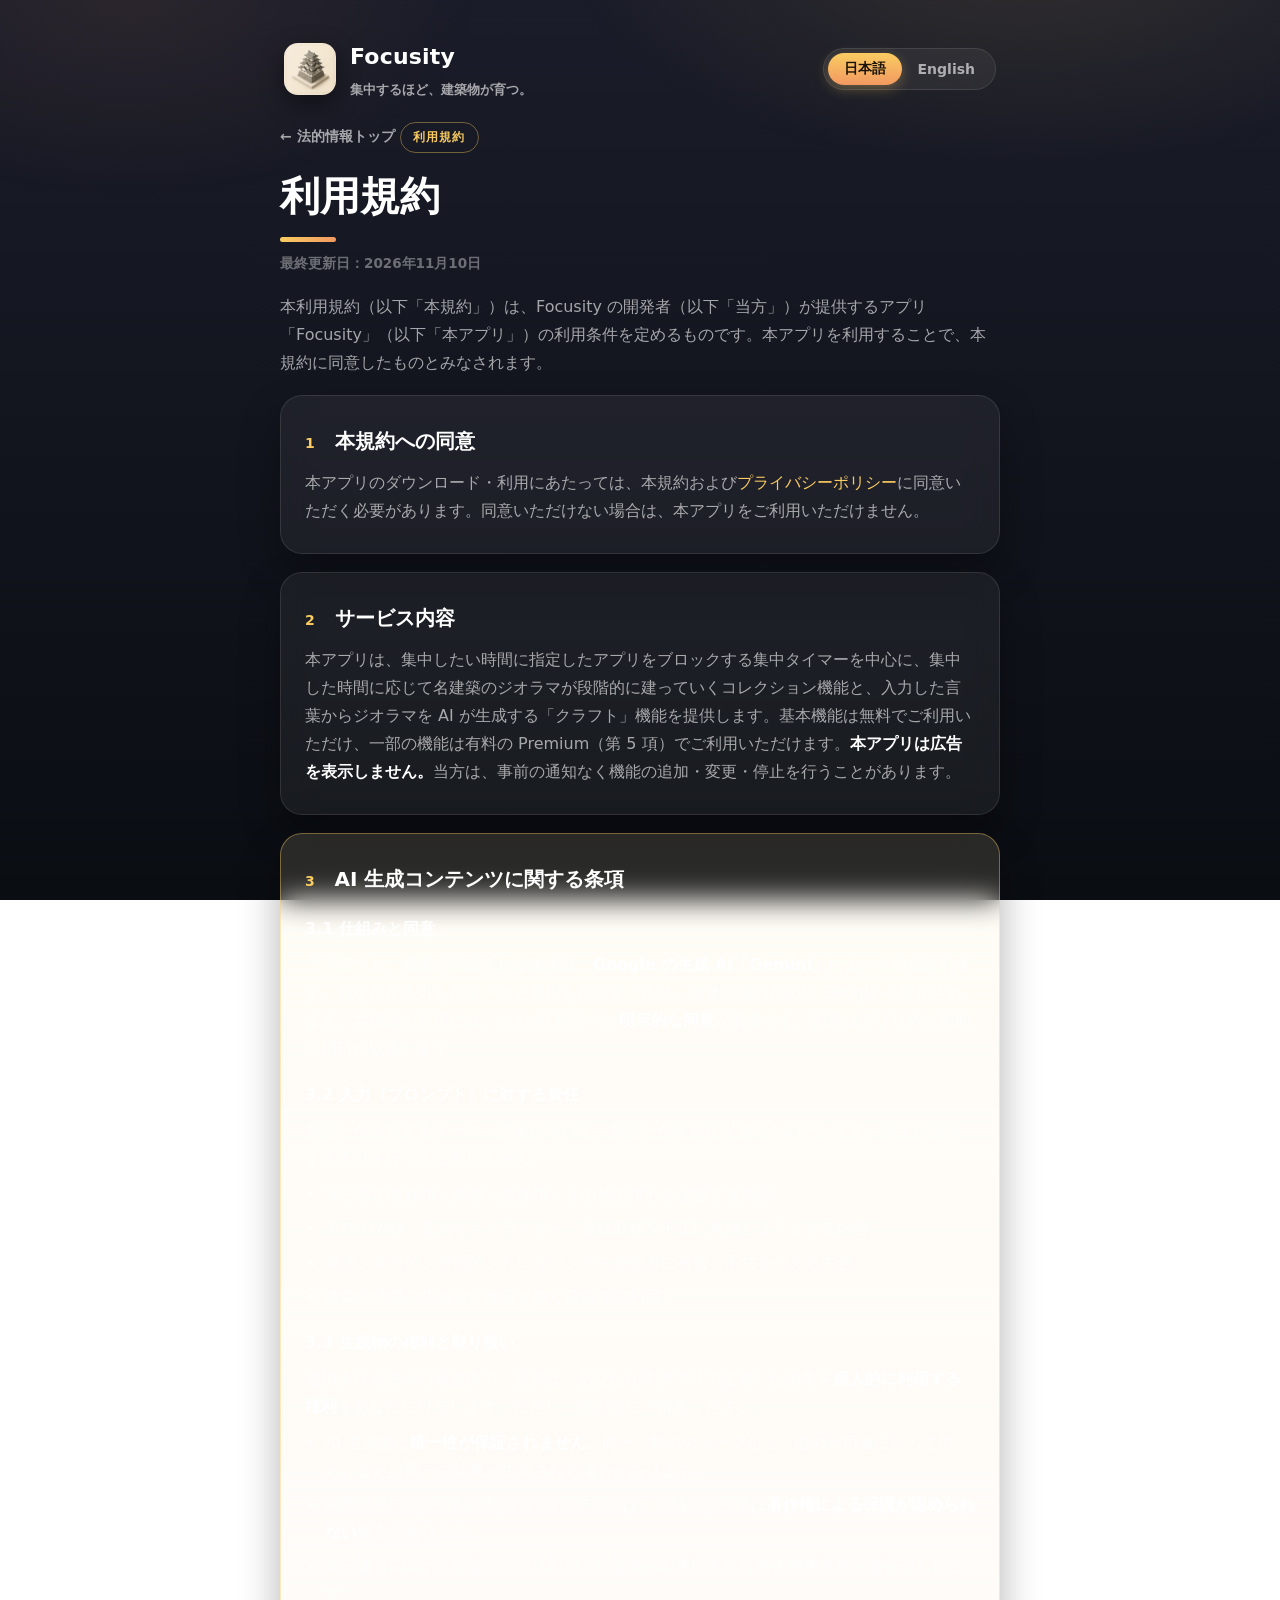
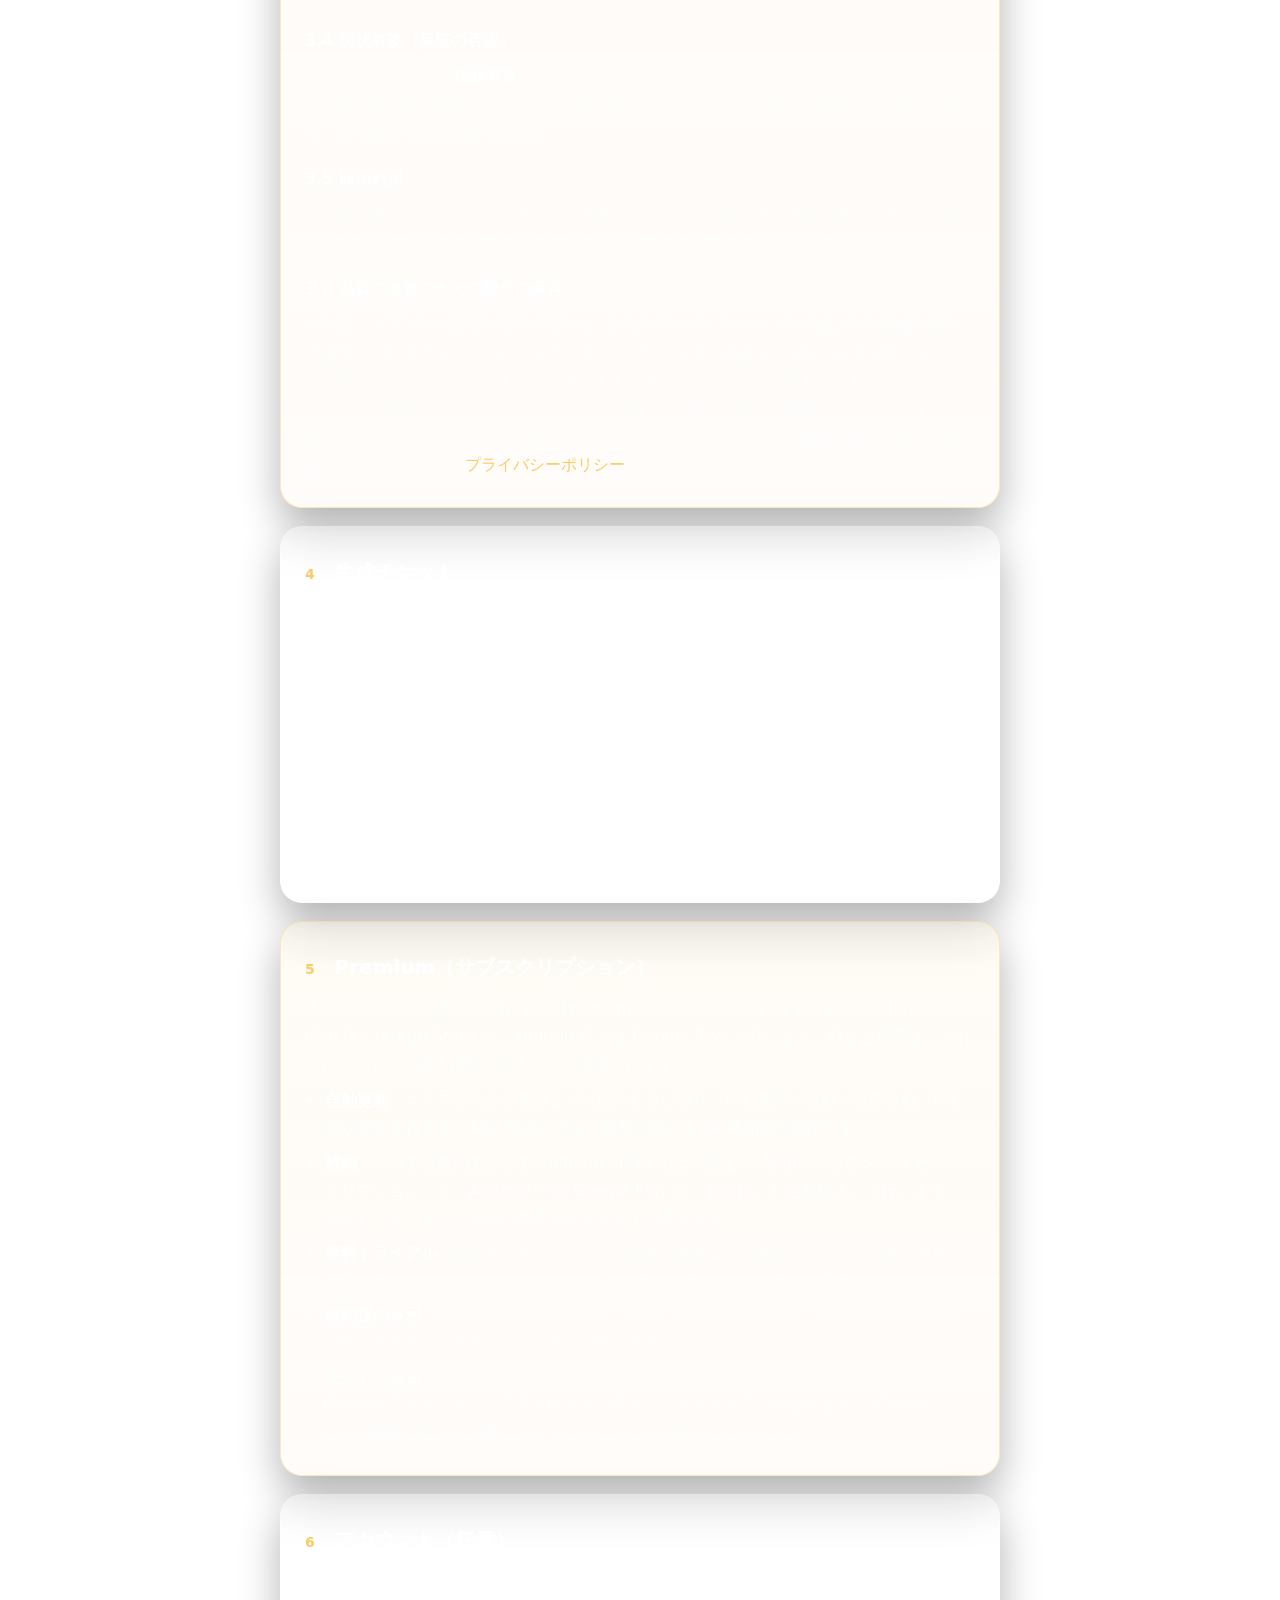
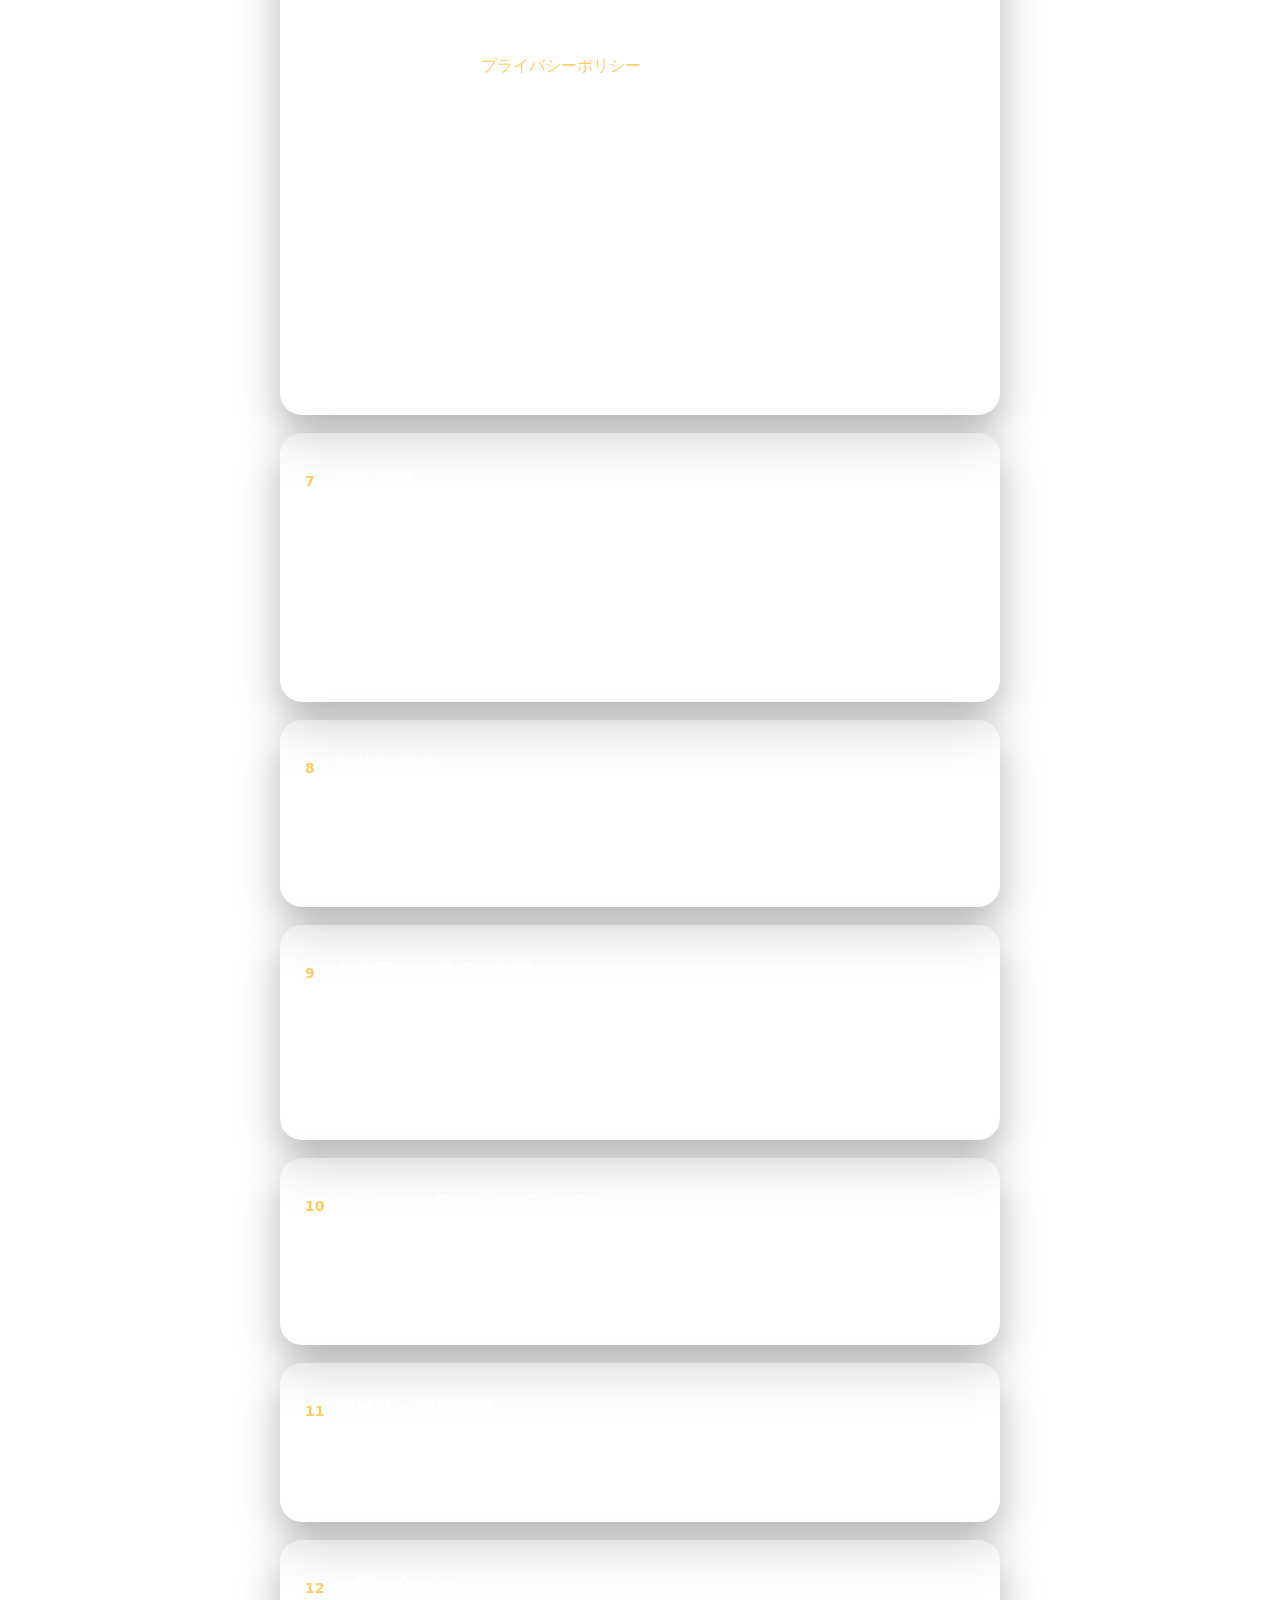
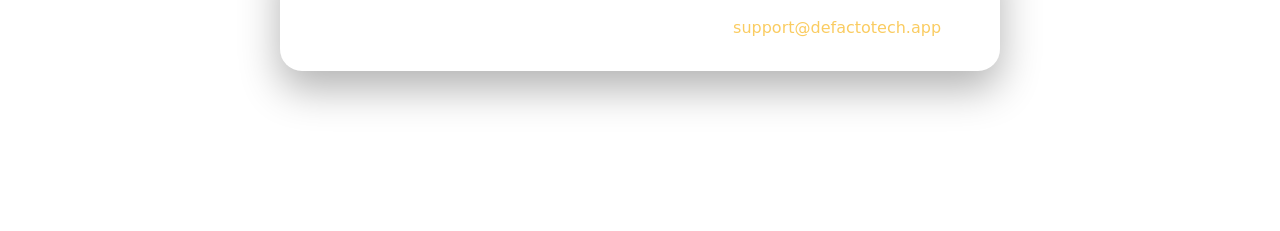
<file: terms.html>
<!DOCTYPE html>
<html lang="ja">
<head>
  <meta charset="UTF-8" />
  <meta name="viewport" content="width=device-width, initial-scale=1.0" />
  <title>Focusity — 利用規約 / Terms of Service</title>
  <meta name="description" content="Focusity の利用規約 / Terms of Service for Focusity." />
  <link rel="icon" type="image/png" href="assets/icon.png?v=2" />
  <link rel="apple-touch-icon" href="assets/icon.png?v=2" />
  <link rel="stylesheet" href="assets/style.css" />
</head>
<body>
  <script>(function(){try{var l=localStorage.getItem('focusityLang')==='en'?'en':'ja';document.body.classList.add('lang-'+l);}catch(e){document.body.classList.add('lang-ja');}})();</script>

  <div class="wrap">
    <header class="site-header">
      <a class="brand" href="index.html">
        <img src="assets/icon.png?v=2" alt="Focusity" />
        <span>
          <span class="name">Focusity</span>
          <span class="sub"><span class="ja">集中するほど、建築物が育つ。</span><span class="en">Focus more, grow your buildings.</span></span>
        </span>
      </a>
      <div class="lang-toggle" role="group" aria-label="Language">
        <button data-lang="ja" type="button">日本語</button>
        <button data-lang="en" type="button">English</button>
      </div>
    </header>

    <a class="backlink" href="index.html">← <span class="ja">法的情報トップ</span><span class="en">Legal home</span></a>

    <span class="badge"><span class="ja">利用規約</span><span class="en">Terms of Service</span></span>
    <h1 class="page-title">
      <span class="ja">利用規約</span><span class="en">Terms of Service</span>
      <span class="accent-bar"></span>
    </h1>
    <p class="meta">
      <span class="ja">最終更新日：2026年11月10日</span>
      <span class="en">Last updated: November 10, 2026</span>
    </p>
    <p class="lead">
      <span class="ja">本利用規約（以下「本規約」）は、Focusity の開発者（以下「当方」）が提供するアプリ「Focusity」（以下「本アプリ」）の利用条件を定めるものです。本アプリを利用することで、本規約に同意したものとみなされます。</span>
      <span class="en">These Terms of Service (the “Terms”) set out the conditions for using the Focusity app (the “App”) provided by the developer of Focusity (“we,” “us”). By using the App, you agree to these Terms.</span>
    </p>

    <!-- 1. 同意 -->
    <section class="card">
      <h2><span class="num">1</span><span class="ja">本規約への同意</span><span class="en">Acceptance of Terms</span></h2>
      <p>
        <span class="ja">本アプリのダウンロード・利用にあたっては、本規約および<a href="privacy.html"><span class="ja">プライバシーポリシー</span><span class="en">Privacy Policy</span></a>に同意いただく必要があります。同意いただけない場合は、本アプリをご利用いただけません。</span>
        <span class="en">To download and use the App, you must agree to these Terms and our <a href="privacy.html">Privacy Policy</a>. If you do not agree, please do not use the App.</span>
      </p>
    </section>

    <!-- 2. サービス内容 -->
    <section class="card">
      <h2><span class="num">2</span><span class="ja">サービス内容</span><span class="en">The Service</span></h2>
      <p>
        <span class="ja">本アプリは、集中したい時間に指定したアプリをブロックする集中タイマーを中心に、集中した時間に応じて名建築のジオラマが段階的に建っていくコレクション機能と、入力した言葉からジオラマを AI が生成する「クラフト」機能を提供します。基本機能は無料でご利用いただけ、一部の機能は有料の Premium（第 5 項）でご利用いただけます。<strong>本アプリは広告を表示しません。</strong>当方は、事前の通知なく機能の追加・変更・停止を行うことがあります。</span>
        <span class="en">The App provides a focus timer that blocks selected apps during focus sessions, a collection in which landmark dioramas are built stage by stage as you spend focused time, and a “Craft” feature that uses AI to generate dioramas from the words you enter. Core features are free; some features require the paid Premium (Section 5). <strong>The App does not show ads.</strong> We may add, change, or discontinue features without prior notice.</span>
      </p>
    </section>

    <!-- 3. AI生成コンテンツ -->
    <section class="card highlight">
      <h2><span class="num">3</span><span class="ja">AI 生成コンテンツに関する条項</span><span class="en">AI-Generated Content</span></h2>

      <h3><span class="ja">3.1 仕組みと同意</span><span class="en">3.1 How it works &amp; consent</span></h3>
      <p>
        <span class="ja">「クラフト」機能で生成される画像は、<strong>Google の生成 AI「Gemini」</strong>によって作成されます。あなたが入力したテーマと選択したスタイルは、画像生成のために Google へ送信されます。本機能の利用には、この AI 処理への<strong>明示的な同意</strong>が必要です。同意はアプリ内で初回利用時に取得します。</span>
        <span class="en">Images created by the “Craft” feature are generated by <strong>Google’s generative AI, Gemini</strong>. The theme you enter and the style you select are sent to Google to generate images. Using this feature requires your <strong>explicit consent</strong> to this AI processing, obtained in-app before first use.</span>
      </p>

      <h3><span class="ja">3.2 入力（プロンプト）に対する責任</span><span class="en">3.2 Responsibility for your inputs</span></h3>
      <p><span class="ja">あなたが入力するテーマ・言葉について、あなたが全責任を負うものとします。以下に該当する入力を行ってはなりません。</span><span class="en">You are solely responsible for the themes and words you enter. You must not submit inputs that:</span></p>
      <ul>
        <li><span class="ja">第三者の著作権・商標・肖像権・その他の権利を侵害する内容。</span><span class="en">infringe the copyright, trademark, likeness, or other rights of third parties;</span></li>
        <li><span class="ja">実在の人物・著名なキャラクター・登録商標を不正に再現しようとする内容。</span><span class="en">attempt to reproduce real individuals, well-known characters, or registered trademarks without authorization;</span></li>
        <li><span class="ja">違法、暴力的、差別的、わいせつ、その他他者に有害・不快を与える内容。</span><span class="en">are illegal, violent, discriminatory, obscene, or otherwise harmful or offensive;</span></li>
        <li><span class="ja">虚偽の情報の生成や、他者を欺く目的での利用。</span><span class="en">are intended to generate misinformation or to deceive others.</span></li>
      </ul>

      <h3><span class="ja">3.3 生成物の権利と取り扱い</span><span class="en">3.3 Rights in outputs</span></h3>
      <p>
        <span class="ja">適用される法令の範囲内で、当方は、あなたが本アプリで生成した画像を<strong>個人的に利用する権利</strong>をあなたに付与します。ただし、次の点にご留意ください。</span>
        <span class="en">To the extent permitted by applicable law, we grant you the right to <strong>use the images you generate</strong> in the App. Please note the following:</span>
      </p>
      <ul>
        <li><span class="ja">AI 生成物は<strong>唯一性が保証されません</strong>。同一・類似のテーマから、他の利用者に対して似た、または同一の結果が生成される場合があります。</span><span class="en">AI outputs are <strong>not guaranteed to be unique</strong>. Similar or identical results may be generated for other users from the same or similar themes.</span></li>
        <li><span class="ja">純粋に AI によって生成されたコンテンツは、法域によっては<strong>著作権による保護が認められない</strong>場合があります。</span><span class="en">Purely AI-generated content may <strong>not be eligible for copyright protection</strong> in some jurisdictions.</span></li>
        <li><span class="ja">第三者（Google を含む）の規約が、生成物の利用にあたり別途適用される場合があります。</span><span class="en">Third-party terms (including Google’s) may also apply to your use of outputs.</span></li>
      </ul>

      <h3><span class="ja">3.4 現状有姿（保証の否認）</span><span class="en">3.4 Provided “as is”</span></h3>
      <p>
        <span class="ja">AI による生成結果は<strong>現状有姿</strong>で提供されます。当方は、生成物の正確性・適法性・特定目的への適合性・非侵害性について、いかなる保証も行いません。生成には数分かかる場合があり、必ず成功するとは限りません。</span>
        <span class="en">AI outputs are provided <strong>“as is.”</strong> We make no warranty as to the accuracy, legality, fitness for a particular purpose, or non-infringement of outputs. Generation may take several minutes and may not always succeed.</span>
      </p>

      <h3><span class="ja">3.5 商用利用</span><span class="en">3.5 Commercial use</span></h3>
      <p>
        <span class="ja">生成物を商用目的で利用する場合は、関連する法令および第三者の規約・権利を遵守する責任があなたにあります。商用利用の可否・安全性について当方は保証しません。</span>
        <span class="en">If you use outputs commercially, you are responsible for complying with applicable laws and any third-party terms and rights. We do not warrant the permissibility or safety of commercial use.</span>
      </p>

      <h3><span class="ja">3.6 品質の改善のための匿名の保存</span><span class="en">3.6 Anonymous storage to improve quality</span></h3>
      <p>
        <span class="ja">当方は、クラフトの品質を改善するため、あなたが入力したテーマと生成された画像を匿名で保存し、利用することがあります。当方がこれらを使う範囲は、失敗の原因を調べることと、審査やプロンプトを直すことに限ります。当方は、これらを公開も販売もせず、広告や AI モデルの学習にも使いません。当方は、保存する記録に端末や利用者の ID を付けず、作成から 1 年で消去します。この保存は、3.3 に定める、あなたが生成物を利用する権利に影響しません。詳しくは<a href="privacy.html">プライバシーポリシー</a>第 6 項をご覧ください。</span>
        <span class="en">To improve the quality of Craft, we may anonymously store and use the themes you enter and the images that are generated. We use them only to investigate the causes of failures and to adjust the content review and the prompts. We do not publish or sell them, and we do not use them for advertising or to train AI models. We store these records without any device or user ID and delete them one year after they are created. This storage does not affect your right to use outputs under 3.3. For details, see Section 6 of the <a href="privacy.html">Privacy Policy</a>.</span>
      </p>
    </section>

    <!-- 4. チケット -->
    <section class="card">
      <h2><span class="num">4</span><span class="ja">生成チケット</span><span class="en">Generation Tickets</span></h2>
      <p>
        <span class="ja">AI による生成には、アプリ内の「チケット」を 1 枚消費します。チケットの入手方法は次の 2 つです。</span>
        <span class="en">Each AI generation consumes one in-app “ticket.” There are two ways to obtain tickets:</span>
      </p>
      <ul>
        <li><span class="ja"><strong>Premium の月次付与</strong>：加入期間中、毎月 3 枚が付与されます。<strong>付与から 3 か月で失効します。</strong>無料トライアル期間中は付与されません。</span><span class="en"><strong>Monthly grant with Premium</strong>: 3 tickets each month while subscribed. <strong>They expire three months after they are granted.</strong> No tickets are granted during a free trial.</span></li>
        <li><span class="ja"><strong>個別購入</strong>：アプリ内で追加購入できます。購入したチケットに<strong>有効期限はありません</strong>。</span><span class="en"><strong>One-time purchase</strong>: you can buy additional tickets in the App. Purchased tickets <strong>do not expire</strong>.</span></li>
      </ul>
      <p>
        <span class="ja">複数の種類をお持ちの場合、<strong>失効が近いものから順に</strong>消費されます。生成が技術的な理由で失敗した場合、消費した 1 枚は自動で返却されます。それ以外の理由による、消費済みチケットの払い戻しは原則として行いません。付与数・消費条件は予告なく変更されることがあります。</span>
        <span class="en">If you hold more than one kind, tickets <strong>closest to expiry are used first</strong>. If a generation fails for technical reasons, the ticket is automatically returned. Otherwise, used tickets are generally non-refundable. The number granted and the conditions for use may change without notice.</span>
      </p>
    </section>

    <!-- 5. Premium（サブスクリプション） -->
    <section class="card highlight">
      <h2><span class="num">5</span><span class="ja">Premium（サブスクリプション）</span><span class="en">Premium (Subscription)</span></h2>
      <p>
        <span class="ja">本アプリの一部の機能は、有料の「Premium」でご利用いただけます。購入は、iPhone・iPad 版では App Store で、Android 版では Google Play で行います。料金と期間は、それぞれのストアの購入画面に出るものが適用されます。</span>
        <span class="en">Some features require the paid “Premium.” You buy it through the App Store on iPhone and iPad, or through Google Play on Android. The price and period shown on that store’s purchase screen apply.</span>
      </p>
      <ul>
        <li><span class="ja"><strong>自動更新</strong>：ストアが決める期限までに解約しない限り、同じ期間で自動で更新され、同じ額が請求されます。App Store では、期間が終わる 24 時間前が期限です。</span><span class="en"><strong>Auto-renewal</strong>: unless cancelled by the deadline set by the store, the subscription renews automatically for the same period at the same price. On the App Store, the deadline is 24 hours before the end of the current period.</span></li>
        <li><span class="ja"><strong>解約</strong>：いつでも解約できます。iPhone・iPad では「設定 &gt; Apple アカウント &gt; サブスクリプション」で、Android では Google Play の「お支払いと定期購入」で行います。解約しても、支払い済みの期間が終わるまでは使えます。</span><span class="en"><strong>Cancellation</strong>: cancel anytime. On iPhone and iPad, go to “Settings &gt; Apple Account &gt; Subscriptions”; on Android, go to “Payments &amp; subscriptions” in Google Play. You keep access until the end of the period you have paid for.</span></li>
        <li><span class="ja"><strong>無料トライアル</strong>：提供する場合、ストアが決める期限までに解約しないと、自動で有料の期間に移ります。App Store では、トライアルが終わる 24 時間前が期限です。</span><span class="en"><strong>Free trial</strong>: where offered, it converts to a paid period automatically unless cancelled by the deadline set by the store. On the App Store, the deadline is 24 hours before the trial ends.</span></li>
        <li><span class="ja"><strong>解約後の表示</strong>：Premium 限定の建築は、建てた記録は残りますが、加入していない間は閲覧できません。再加入すると再び閲覧できます。</span><span class="en"><strong>After cancellation</strong>: Premium-only builds remain in your record but are not viewable while you are not subscribed. They become viewable again if you resubscribe.</span></li>
        <li><span class="ja"><strong>支払いと返金</strong>：支払いは、購入したストアのアカウント（Apple アカウントまたは Google アカウント）に請求されます。返金は、そのストア（Apple または Google）が自らの規約に従って判断します。当方は返金の処理を行いません。</span><span class="en"><strong>Payment and refunds</strong>: charges are made to the account of the store you bought from (your Apple Account or Google Account). Refunds are decided by that store (Apple or Google) under its own terms; we do not process refunds.</span></li>
      </ul>
    </section>

    <!-- 6. アカウント（任意） -->
    <section class="card">
      <h2><span class="num">6</span><span class="ja">アカウント（任意）</span><span class="en">Accounts (Optional)</span></h2>
      <p>
        <span class="ja">iPhone・iPad 版では、データの引き継ぎのために、Apple（Sign in with Apple）か Google でログインできます。<strong>ログインは任意です。</strong>ログインしなくても、本アプリの機能は同じように使えます。アカウントを使うのは、機種変更などのときに記録を新しい端末へ移すためです。扱う情報は<a href="privacy.html">プライバシーポリシー</a>第 14 項に書いています。</span>
        <span class="en">On iPhone and iPad, you can sign in with Apple (Sign in with Apple) or Google to transfer your data. <strong>Signing in is optional.</strong> The App’s features work the same without signing in. The account is used to move your records to a new device, for example when you change devices. The information we handle is described in Section 14 of the <a href="privacy.html">Privacy Policy</a>.</span>
      </p>
      <ul>
        <li><span class="ja"><strong>ログイン手段の管理</strong>：ログインに使う Apple アカウントまたは Google アカウントは、あなたの責任で管理してください。そのアカウントを失うと、引き継ぎのデータに入れなくなることがあります。</span><span class="en"><strong>Managing your sign-in</strong>: you are responsible for keeping the Apple Account or Google Account you sign in with secure. If you lose access to it, you may no longer be able to reach your transferred data.</span></li>
        <li><span class="ja"><strong>アカウントの削除</strong>：アプリの「データの引き継ぎ」にある「アカウントを削除」で、いつでも削除できます。削除すると、当方のサーバーにあるあなたのデータとアカウントが消えます。<strong>削除したデータは元に戻せません。</strong>端末の中の記録は消えません。</span><span class="en"><strong>Deleting your account</strong>: you can delete it at any time with “Delete Account” in “Transfer Data” in the App. This erases your data on our servers and your account. <strong>Deleted data cannot be restored.</strong> Records on your device are not erased.</span></li>
        <li><span class="ja"><strong>利用の停止</strong>：不正な利用や本規約に反する行為があったとき、当方はそのアカウントでの引き継ぎの利用を止めることがあります。</span><span class="en"><strong>Suspension</strong>: if an account is used fraudulently or in violation of these Terms, we may stop that account from using data transfer.</span></li>
        <li><span class="ja"><strong>購入との関係</strong>：Premium などの購入は、ストアのアカウントに付いています。引き継ぎのアカウントを削除しても、サブスクリプションは解約されません（第 5 項）。</span><span class="en"><strong>Purchases</strong>: Premium and other purchases belong to your store account. Deleting your data-transfer account does not cancel a subscription (Section 5).</span></li>
      </ul>
    </section>

    <!-- 7. 禁止行為 -->
    <section class="card">
      <h2><span class="num">7</span><span class="ja">禁止行為</span><span class="en">Prohibited Conduct</span></h2>
      <p><span class="ja">利用者は、次の行為を行ってはなりません。</span><span class="en">You must not:</span></p>
      <ul>
        <li><span class="ja">本アプリのリバースエンジニアリング、改変、不正アクセス。</span><span class="en">reverse engineer, modify, or gain unauthorized access to the App;</span></li>
        <li><span class="ja">サーバーに過度な負荷をかける行為、自動化による大量リクエスト。</span><span class="en">place excessive load on our servers or send automated bulk requests;</span></li>
        <li><span class="ja">本アプリを違法な目的、または他者の権利を侵害する目的で利用する行為。</span><span class="en">use the App for illegal purposes or to infringe the rights of others;</span></li>
        <li><span class="ja">本規約または適用される法令に違反する行為。</span><span class="en">violate these Terms or any applicable law.</span></li>
      </ul>
    </section>

    <!-- 8. 知的財産 -->
    <section class="card">
      <h2><span class="num">8</span><span class="ja">知的財産権</span><span class="en">Intellectual Property</span></h2>
      <p>
        <span class="ja">本アプリ、そのアイコン、デザイン、ロゴ、サンプル画像、その他の素材に関する知的財産権は、当方または正当な権利者に帰属します。本規約は、これらの権利をあなたに移転するものではありません。</span>
        <span class="en">Intellectual property rights in the App, its icon, design, logo, sample images, and other materials belong to us or the respective rights holders. These Terms do not transfer those rights to you.</span>
      </p>
    </section>

    <!-- 9. 免責 -->
    <section class="card">
      <h2><span class="num">9</span><span class="ja">免責事項・責任の制限</span><span class="en">Disclaimers &amp; Limitation of Liability</span></h2>
      <p>
        <span class="ja">本アプリは現状有姿で提供され、当方は本アプリが常に中断なく、エラーなく動作することを保証しません。適用される法令で認められる最大限の範囲で、当方は、本アプリの利用または利用不能から生じるいかなる間接的・付随的・結果的損害についても責任を負いません。</span>
        <span class="en">The App is provided “as is,” and we do not warrant that it will operate uninterrupted or error-free. To the maximum extent permitted by applicable law, we are not liable for any indirect, incidental, or consequential damages arising from your use of or inability to use the App.</span>
      </p>
    </section>

    <!-- 10. 変更・終了 -->
    <section class="card">
      <h2><span class="num">10</span><span class="ja">サービスの変更・中断・終了</span><span class="en">Changes, Suspension &amp; Termination</span></h2>
      <p>
        <span class="ja">当方は、本アプリおよび本規約を、必要に応じて変更・中断・終了することがあります。本規約の重要な変更は、本ページ上で更新日を改めることにより通知します。変更後に本アプリを継続して利用した場合、変更後の規約に同意したものとみなされます。</span>
        <span class="en">We may change, suspend, or terminate the App and these Terms as needed. Material changes to these Terms will be notified by updating the date on this page. Continued use of the App after changes constitutes acceptance of the revised Terms.</span>
      </p>
    </section>

    <!-- 11. 準拠法 -->
    <section class="card">
      <h2><span class="num">11</span><span class="ja">準拠法・裁判管轄</span><span class="en">Governing Law</span></h2>
      <p>
        <span class="ja">本規約は日本法に準拠して解釈されます。本アプリに関連して紛争が生じた場合は、当方の所在地を管轄する裁判所を第一審の専属的合意管轄裁判所とします。</span>
        <span class="en">These Terms are governed by and construed in accordance with the laws of Japan. Any disputes relating to the App shall be subject to the exclusive jurisdiction of the court having jurisdiction over our location as the court of first instance.</span>
      </p>
    </section>

    <!-- 12. お問い合わせ -->
    <section class="card">
      <h2><span class="num">12</span><span class="ja">お問い合わせ</span><span class="en">Contact</span></h2>
      <p>
        <span class="ja">本規約に関するお問い合わせは、Focusity の開発者まで：</span>
        <span class="en">For questions about these Terms, contact the developer of Focusity:</span>
        <a href="mailto:support@defactotech.app">support@defactotech.app</a>
      </p>
    </section>

    <footer class="site-footer">
      <span>© <span data-year>2026</span> Focusity</span>
      <span><a href="privacy.html"><span class="ja">プライバシーポリシー</span><span class="en">Privacy Policy</span></a></span>
    </footer>
  </div>

  <script src="assets/lang.js"></script>
</body>
</html>
</file>
<file: assets/style.css>
/* Focusity — Legal pages stylesheet
   Mirrors the in-app dark/amber worldview (Theme.swift). Self-contained, no external CDN. */

:root {
  --bg-top: #1A1C29;
  --bg-bottom: #0A0D12;
  --accent: #F29961;   /* 温かいアンバー */
  --gold: #FACC61;     /* ゴールド */
  --text-primary: #FFFFFF;
  --text-secondary: rgba(255, 255, 255, 0.62);
  --text-tertiary: rgba(255, 255, 255, 0.38);
  --card: rgba(255, 255, 255, 0.055);
  --card-strong: rgba(255, 255, 255, 0.08);
  --card-stroke: rgba(255, 255, 255, 0.10);
  --radius: 22px;
  --maxw: 760px;
  --font: -apple-system, BlinkMacSystemFont, "SF Pro Rounded", system-ui,
          "Hiragino Sans", "Hiragino Kaku Gothic ProN", "Yu Gothic",
          "Noto Sans JP", "Segoe UI", Roboto, sans-serif;
}

* { box-sizing: border-box; }

html, body { margin: 0; padding: 0; }

body {
  font-family: var(--font);
  color: var(--text-primary);
  background: linear-gradient(180deg, var(--bg-top) 0%, var(--bg-bottom) 100%);
  background-attachment: fixed;
  min-height: 100vh;
  line-height: 1.75;
  -webkit-font-smoothing: antialiased;
  text-rendering: optimizeLegibility;
}

/* Subtle warm glow accents behind the page */
body::before {
  content: "";
  position: fixed;
  inset: 0;
  pointer-events: none;
  background:
    radial-gradient(60vw 40vh at 80% -5%, rgba(250, 204, 97, 0.10), transparent 60%),
    radial-gradient(50vw 40vh at 10% 0%, rgba(242, 153, 97, 0.08), transparent 55%);
  z-index: 0;
}

.wrap {
  position: relative;
  z-index: 1;
  max-width: var(--maxw);
  margin: 0 auto;
  padding: 28px 20px 80px;
}

/* ---------- Header ---------- */
.site-header {
  display: flex;
  align-items: center;
  justify-content: space-between;
  gap: 14px;
  padding: 10px 4px 22px;
  flex-wrap: wrap;
}

.brand {
  display: flex;
  align-items: center;
  gap: 14px;
  text-decoration: none;
  color: inherit;
}

.brand img {
  width: 52px;
  height: 52px;
  border-radius: 14px;
  box-shadow: 0 8px 24px rgba(0, 0, 0, 0.45);
}

.brand .name {
  font-size: 22px;
  font-weight: 800;
  letter-spacing: 0.2px;
}

.brand .sub {
  display: block;
  font-size: 12.5px;
  font-weight: 600;
  color: var(--text-secondary);
  margin-top: 2px;
}

/* ---------- Language toggle ---------- */
.lang-toggle {
  display: inline-flex;
  padding: 4px;
  border-radius: 999px;
  background: var(--card);
  border: 1px solid var(--card-stroke);
  backdrop-filter: blur(12px);
  -webkit-backdrop-filter: blur(12px);
}

.lang-toggle button {
  appearance: none;
  border: 0;
  background: transparent;
  color: var(--text-secondary);
  font-family: inherit;
  font-size: 14px;
  font-weight: 700;
  padding: 7px 16px;
  border-radius: 999px;
  cursor: pointer;
  transition: color 0.18s ease, background 0.18s ease;
}

.lang-toggle button:hover { color: var(--text-primary); }

.lang-toggle button.is-active {
  color: #1a1205;
  background: linear-gradient(180deg, var(--gold), var(--accent));
  box-shadow: 0 4px 14px rgba(250, 204, 97, 0.30);
}

/* ---------- Hero / titles ---------- */
.page-title {
  font-size: clamp(28px, 6vw, 40px);
  font-weight: 800;
  line-height: 1.25;
  margin: 6px 0 6px;
}

.page-title .accent-bar {
  display: block;
  width: 56px;
  height: 5px;
  border-radius: 999px;
  margin-top: 16px;
  background: linear-gradient(90deg, var(--gold), var(--accent));
}

.meta {
  color: var(--text-tertiary);
  font-size: 13.5px;
  font-weight: 600;
  margin: 10px 0 4px;
}

.lead {
  color: var(--text-secondary);
  font-size: 16px;
  margin: 18px 0 8px;
}

/* ---------- Cards / sections ---------- */
.card {
  background: var(--card);
  border: 1px solid var(--card-stroke);
  border-radius: var(--radius);
  padding: 24px 24px 20px;
  margin: 18px 0;
  box-shadow: 0 18px 40px rgba(0, 0, 0, 0.30);
  backdrop-filter: blur(14px);
  -webkit-backdrop-filter: blur(14px);
}

.card.highlight {
  border-color: rgba(250, 204, 97, 0.40);
  background:
    linear-gradient(180deg, rgba(250, 204, 97, 0.06), rgba(242, 153, 97, 0.03)),
    var(--card-strong);
}

h2 {
  font-size: 20px;
  font-weight: 800;
  margin: 4px 0 10px;
  display: flex;
  align-items: baseline;
  gap: 10px;
}

h2 .num {
  font-size: 14px;
  font-weight: 800;
  color: var(--gold);
  min-width: 1.4em;
}

h3 {
  font-size: 16px;
  font-weight: 700;
  margin: 18px 0 6px;
  color: var(--text-primary);
}

p { margin: 8px 0; color: var(--text-secondary); }

.card p strong, .card li strong { color: var(--text-primary); font-weight: 700; }

ul, ol { margin: 8px 0; padding-left: 20px; color: var(--text-secondary); }
li { margin: 6px 0; }

a { color: var(--gold); text-decoration: none; }
a:hover { text-decoration: underline; }

.badge {
  display: inline-block;
  font-size: 11.5px;
  font-weight: 800;
  letter-spacing: 1.2px;
  text-transform: uppercase;
  color: var(--gold);
  border: 1px solid rgba(250, 204, 97, 0.40);
  border-radius: 999px;
  padding: 4px 12px;
  margin-bottom: 12px;
}

/* ---------- Index nav cards ---------- */
.doc-grid {
  display: grid;
  grid-template-columns: 1fr 1fr;
  gap: 16px;
  margin-top: 22px;
}

.doc-link {
  display: block;
  text-decoration: none;
  color: inherit;
  background: var(--card);
  border: 1px solid var(--card-stroke);
  border-radius: var(--radius);
  padding: 24px;
  transition: transform 0.18s ease, border-color 0.18s ease, background 0.18s ease;
}

.doc-link:hover {
  transform: translateY(-3px);
  border-color: rgba(250, 204, 97, 0.45);
  background: var(--card-strong);
  text-decoration: none;
}

.doc-link .doc-emoji { font-size: 30px; }
.doc-link h2 { margin-top: 12px; font-size: 19px; }
.doc-link p { font-size: 14px; }
.doc-link .go { color: var(--gold); font-weight: 700; font-size: 14px; margin-top: 8px; display: inline-block; }

/* ---------- Footer ---------- */
.site-footer {
  margin-top: 36px;
  padding-top: 20px;
  border-top: 1px solid var(--card-stroke);
  color: var(--text-tertiary);
  font-size: 13px;
  display: flex;
  justify-content: space-between;
  gap: 12px;
  flex-wrap: wrap;
}

.site-footer a { color: var(--text-secondary); }

.backlink {
  display: inline-block;
  margin-bottom: 6px;
  color: var(--text-secondary);
  font-size: 14px;
  font-weight: 600;
}

/* ---------- Language visibility ---------- */
.en { display: none; }
body.lang-en .ja { display: none; }
body.lang-en .en { display: revert; }

/* keep inline language spans inline */
span.ja, span.en { display: inline; }
body.lang-en span.ja { display: none; }
body.lang-ja span.en { display: none; }

@media (max-width: 560px) {
  .wrap { padding: 20px 16px 64px; }
  .card { padding: 20px 18px 16px; }
  .doc-grid { grid-template-columns: 1fr; }
  .site-header { gap: 12px; }
}
</file>
